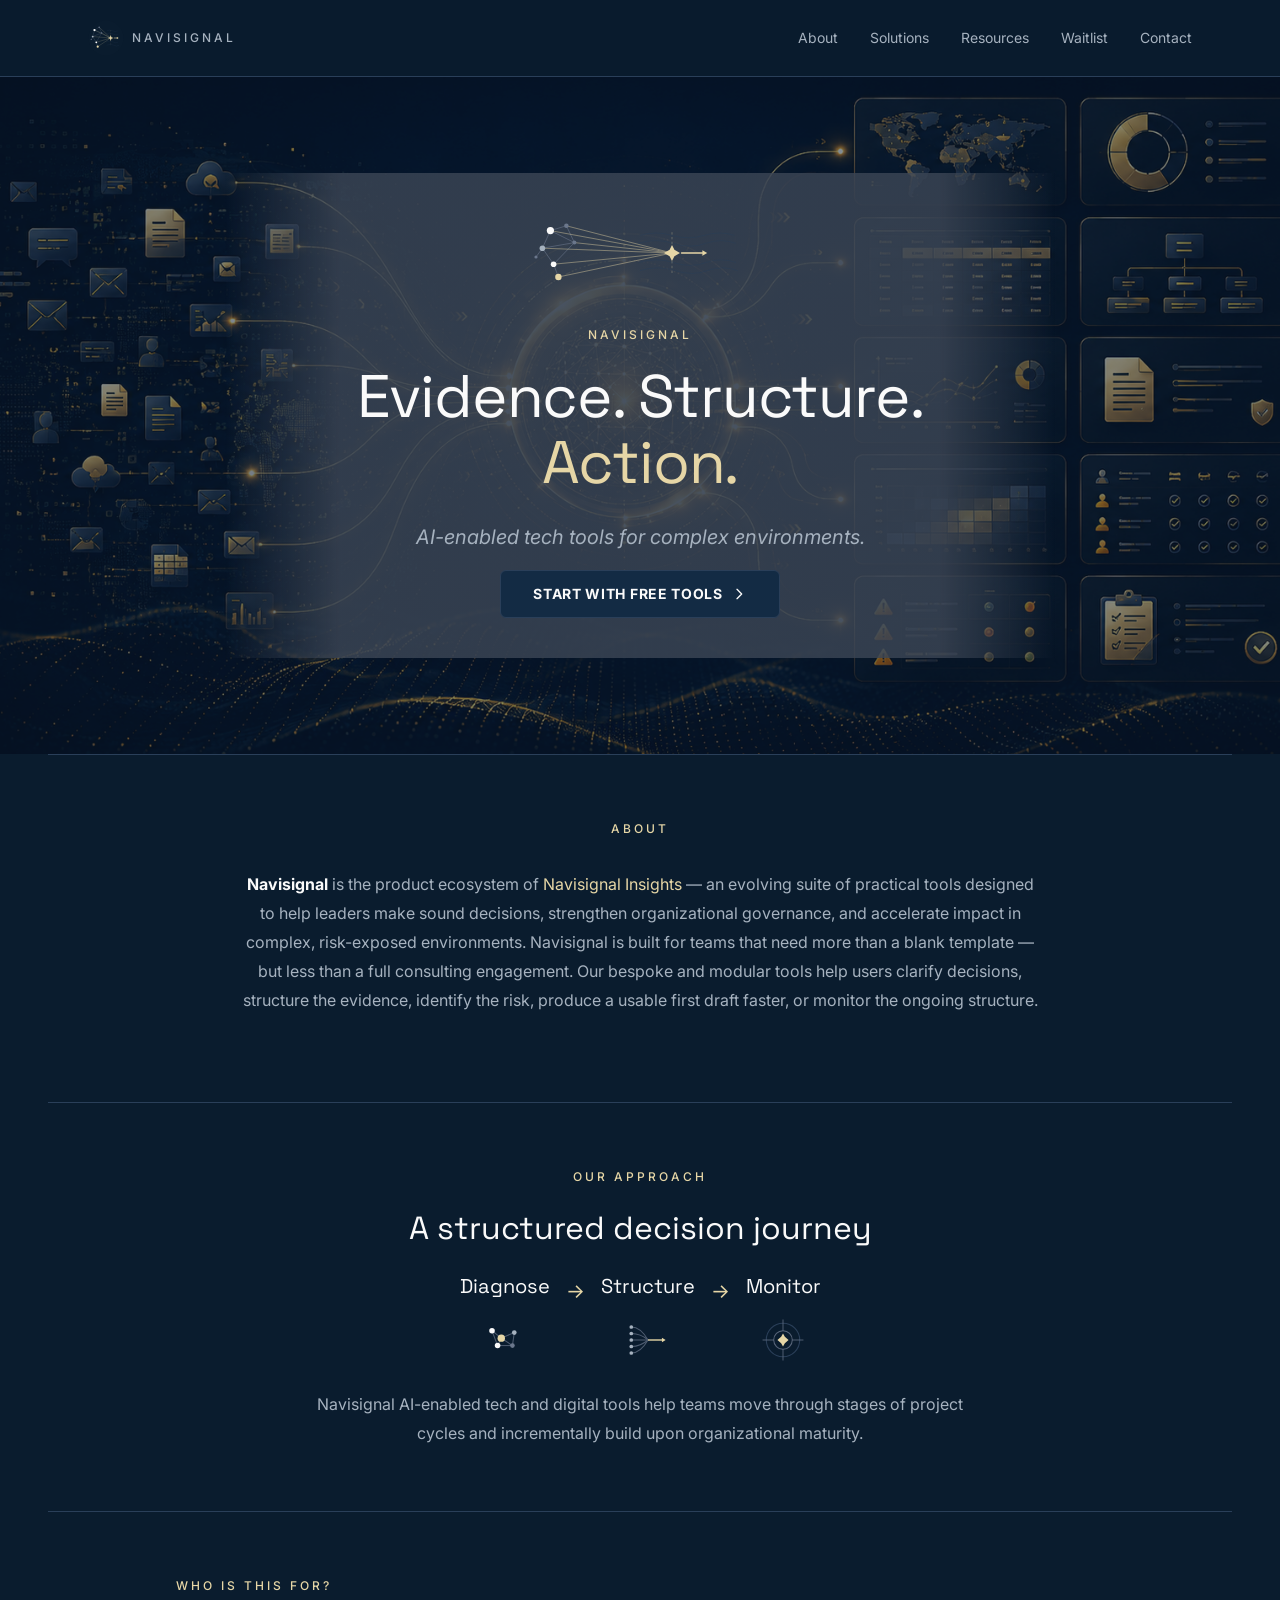
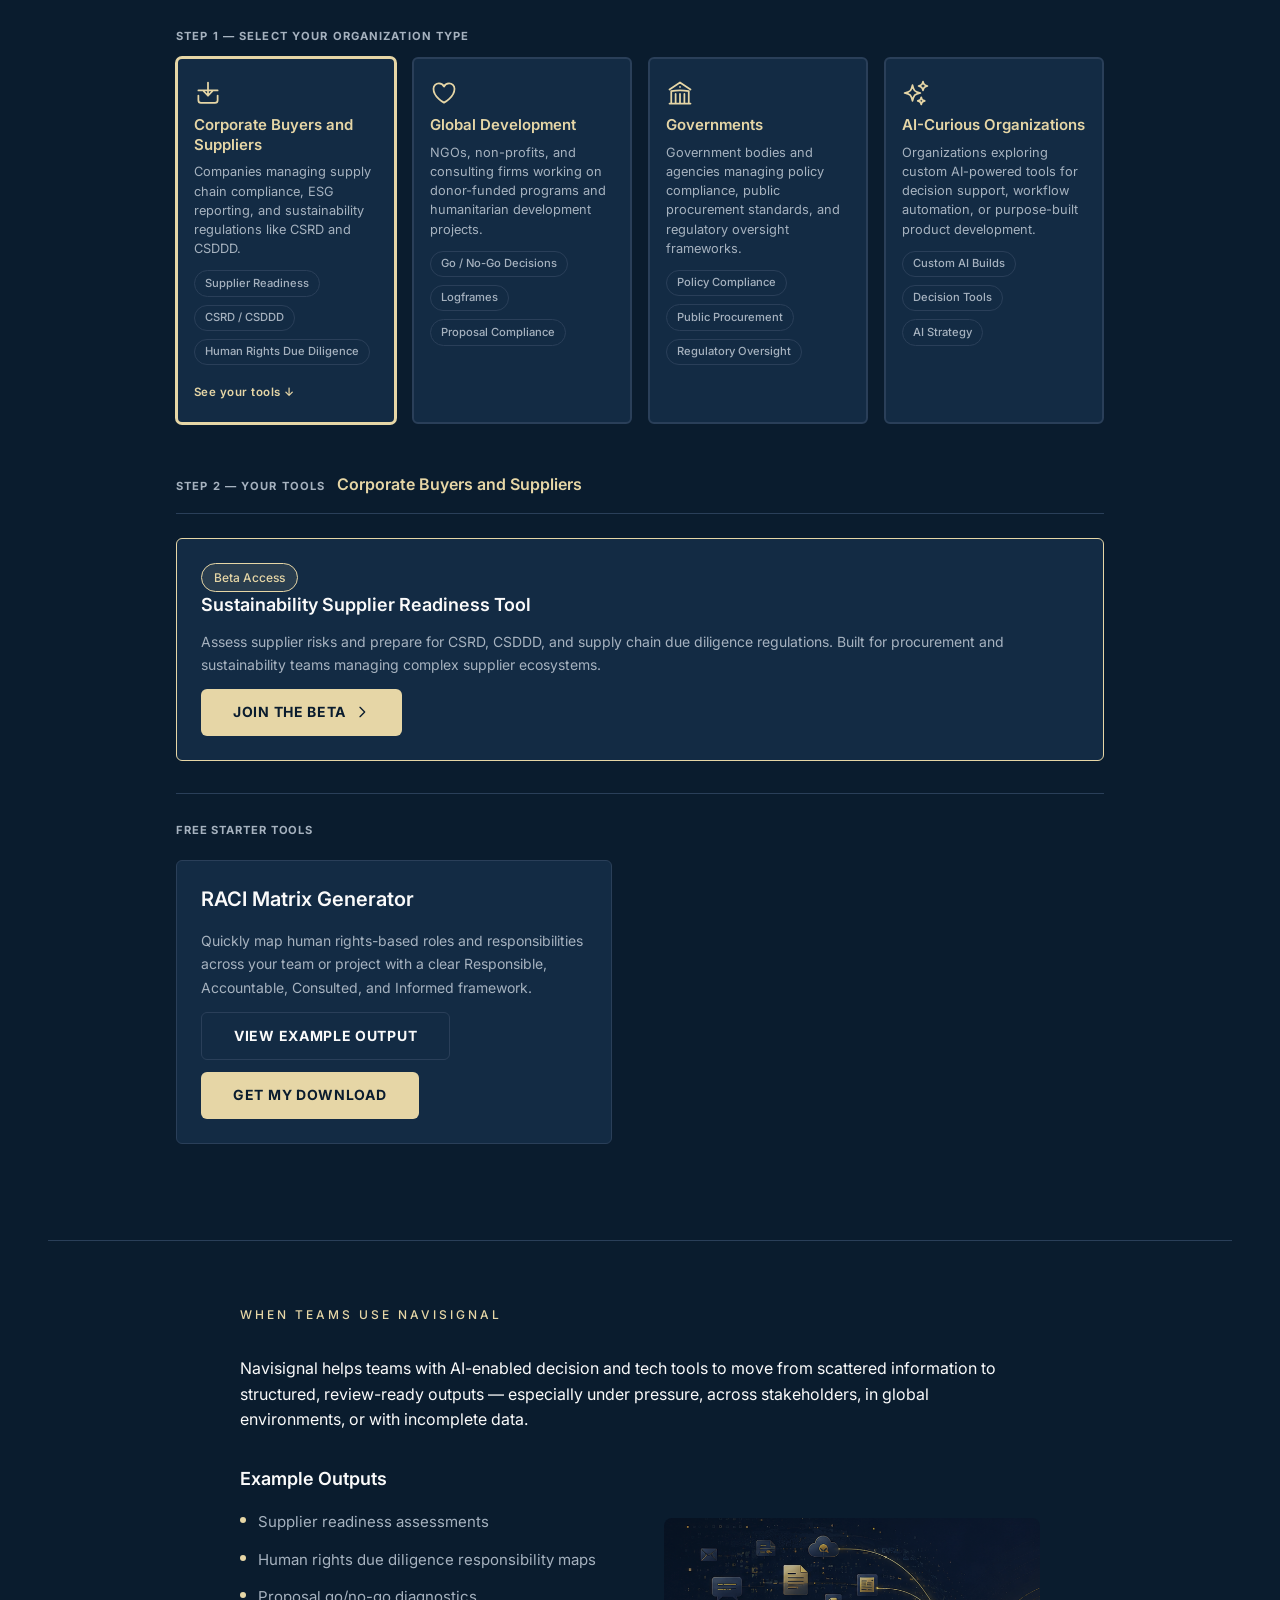
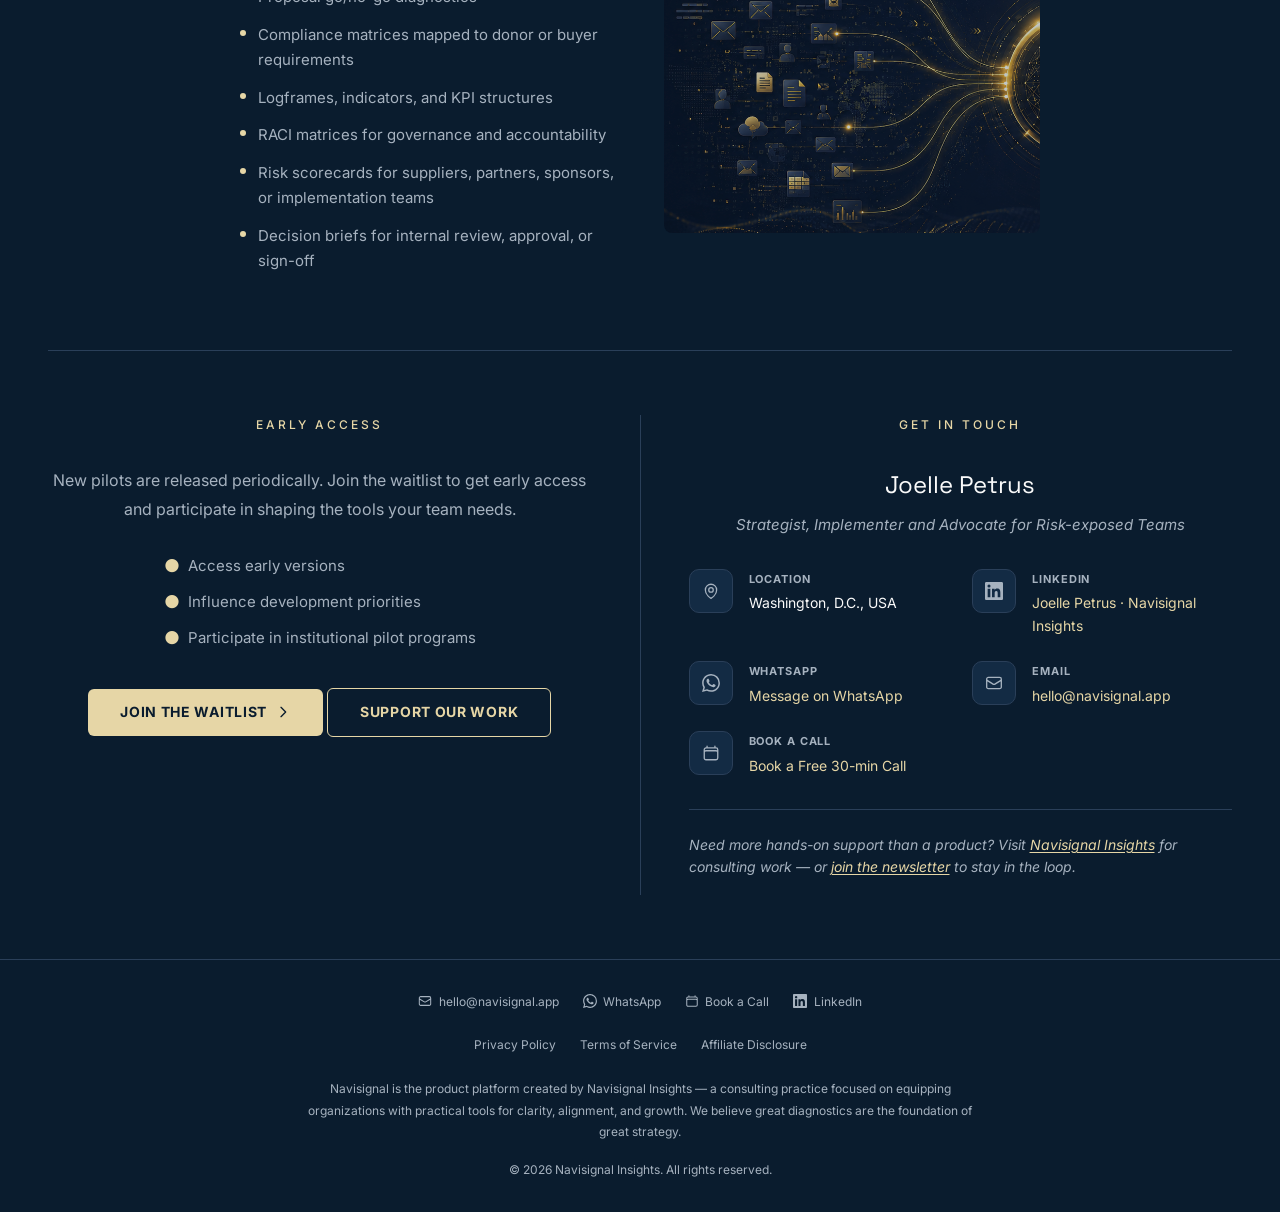
<file: index.html>
<!DOCTYPE html>
<html lang="en">
<head>
  <meta charset="UTF-8" />
  <meta name="viewport" content="width=device-width, initial-scale=1.0" />
  <title>Navisignal — Evidence. Structure. Action.</title>
  <meta name="description" content="Structured decision tools for complex environments. Navisignal is the product ecosystem of Navisignal Insights." />
  <link rel="canonical" href="https://navisignal.app/" />
  <link rel="icon" type="image/svg+xml" href="favicon.svg" />

  <!-- Open Graph -->
  <meta property="og:type" content="website" />
  <meta property="og:url" content="https://navisignal.app/" />
  <meta property="og:title" content="Navisignal — Evidence. Structure. Action." />
  <meta property="og:description" content="AI-enabled decision and tech tools for complex environments. Built for corporate, humanitarian, government, and AI-curious teams." />
  <meta property="og:image" content="https://navisignal.app/assets/More%20Complex%20navisignal.app%20background.png" />
  <meta property="og:site_name" content="Navisignal" />

  <!-- Twitter Card -->
  <meta name="twitter:card" content="summary_large_image" />
  <meta name="twitter:title" content="Navisignal — Evidence. Structure. Action." />
  <meta name="twitter:description" content="AI-enabled decision and tech tools for complex environments. Built for corporate, humanitarian, government, and AI-curious teams." />
  <meta name="twitter:image" content="https://navisignal.app/assets/More%20Complex%20navisignal.app%20background.png" />
  <link rel="preconnect" href="https://fonts.googleapis.com" />
  <link rel="preconnect" href="https://fonts.gstatic.com" crossorigin />
  <link href="https://fonts.googleapis.com/css2?family=Space+Grotesk:wght@400;500;600;700&family=Inter:ital,wght@0,400;0,500;0,700;1,400&display=swap" rel="stylesheet" />
  <script src="https://assets.lemonsqueezy.com/lemon.js" defer></script>

<style>
/* === Reset & Base === */
*, *::before, *::after {
  box-sizing: border-box;
  margin: 0;
  padding: 0;
}

[hidden] { display: none !important; }

:root {
  --background: #0A1C2E;
  --foreground: #fafafa;
  --card: #132B44;
  --border: #2A3F59;
  --muted-foreground: #A6B2BF;
  --primary: #E6D6A6;
  --primary-hover: #d4c48e;
  --primary-10: rgba(230, 214, 166, 0.1);
  --gold: #E6D6A6;
  --radius: 6px;
}

html {
  scroll-behavior: smooth;
}

body {
  font-family: 'Inter', -apple-system, BlinkMacSystemFont, "Segoe UI", Roboto, "Helvetica Neue", Arial, sans-serif;
  background: var(--background);
  color: var(--foreground);
  line-height: 1.6;
  -webkit-font-smoothing: antialiased;
}

a {
  text-decoration: none;
  color: inherit;
}

ul {
  list-style: none;
}

/* === Header === */
.site-header {
  position: sticky;
  top: 0;
  z-index: 50;
  border-bottom: 1px solid var(--border);
  background: rgba(10, 28, 46, 0.95);
  backdrop-filter: blur(12px);
}

.header-inner {
  max-width: 72rem;
  margin: 0 auto;
  display: flex;
  align-items: center;
  justify-content: space-between;
  padding: 1.25rem 1.5rem;
}

.logo {
  display: inline-flex;
  align-items: center;
  gap: 0.5rem;
  font-size: 0.75rem;
  font-weight: 500;
  text-transform: uppercase;
  letter-spacing: 3px;
  color: var(--muted-foreground);
}

.logo-icon {
  width: 36px;
  height: 36px;
}

.nav-links {
  display: flex;
  align-items: center;
  gap: 2rem;
}

.nav-links a {
  font-size: 0.875rem;
  color: var(--muted-foreground);
  transition: color 0.2s;
}

.nav-links a:hover {
  color: var(--foreground);
}

/* Mobile nav toggle */
.mobile-toggle {
  display: none;
  background: none;
  border: none;
  color: var(--foreground);
  cursor: pointer;
  padding: 0.5rem;
}

.mobile-toggle svg {
  width: 24px;
  height: 24px;
}

/* Mobile nav overlay */
.mobile-nav {
  display: none;
  position: fixed;
  inset: 0;
  z-index: 100;
  background: rgba(0, 0, 0, 0.6);
}

.mobile-nav.open {
  display: block;
}

.mobile-nav-panel {
  position: absolute;
  right: 0;
  top: 0;
  bottom: 0;
  width: 280px;
  background: var(--background);
  border-left: 1px solid var(--border);
  padding: 4rem 2rem 2rem;
  display: flex;
  flex-direction: column;
  gap: 1.5rem;
}

.mobile-nav-panel a {
  font-size: 1.125rem;
  color: var(--muted-foreground);
  transition: color 0.2s;
}

.mobile-nav-panel a:hover {
  color: var(--foreground);
}

.mobile-nav-close {
  position: absolute;
  top: 1.25rem;
  right: 1.25rem;
  background: none;
  border: none;
  color: var(--foreground);
  cursor: pointer;
  padding: 0.5rem;
}

.mobile-nav-close svg {
  width: 24px;
  height: 24px;
}

/* Nav dropdowns */
.nav-dropdown {
  position: relative;
}

.nav-dropdown-trigger {
  cursor: pointer;
}

.nav-dropdown-menu {
  display: none;
  position: absolute;
  top: 100%;
  left: 50%;
  transform: translateX(-50%);
  padding-top: 0.75rem;
  min-width: 200px;
  z-index: 60;
}

.nav-dropdown-menu-inner {
  background: var(--card);
  border: 1px solid var(--border);
  border-radius: var(--radius);
  padding: 0.5rem 0;
}

.nav-dropdown:hover .nav-dropdown-menu {
  display: block;
}

.nav-dropdown-menu-inner a {
  display: block;
  padding: 0.5rem 1.25rem;
  font-size: 0.8125rem;
  color: var(--muted-foreground);
  transition: color 0.2s, background 0.2s;
}

.nav-dropdown-menu-inner a:hover {
  color: var(--foreground);
  background: var(--primary-10);
}

/* Mobile nav labels */
.mobile-nav-label {
  font-size: 0.75rem;
  font-weight: 500;
  text-transform: uppercase;
  letter-spacing: 2px;
  color: var(--primary);
  margin-top: 0.5rem;
}

@media (max-width: 768px) {
  .nav-links {
    display: none;
  }
  .mobile-toggle {
    display: block;
  }
}

/* === Hero === */
.hero {
  padding: 4rem 1.5rem;
  text-align: center;
  position: relative;
  overflow: hidden;
  isolation: isolate;
  transform: translateZ(0);
}

.hero::before {
  content: '';
  position: absolute;
  inset: -5%;
  background: url('assets/More Complex navisignal.app background.png') center center / cover no-repeat;
  opacity: 0.5;
  z-index: 0;
}

.hero > * {
  position: relative;
  z-index: 1;
}

.hero-text-panel {
  max-width: 52rem;
  margin: 0 auto;
  padding: 2.5rem 1.5rem;
  background: linear-gradient(
    to right,
    transparent 0%,
    rgba(60, 70, 85, 0.82) 14%,
    rgba(60, 70, 85, 0.82) 86%,
    transparent 100%
  );
  position: relative;
  z-index: 1;
}

.hero-compass {
  margin-bottom: 1.5rem;
}

.hero-tag {
  margin-bottom: 1.25rem;
  font-size: 0.75rem;
  font-weight: 500;
  text-transform: uppercase;
  letter-spacing: 3px;
  color: var(--primary);
}

.hero h1 {
  max-width: 48rem;
  margin: 0 auto 1.5rem;
  font-family: 'Space Grotesk', serif;
  font-size: 2.5rem;
  font-weight: 400;
  line-height: 1.1;
  letter-spacing: -0.02em;
}

.hero h1 .accent {
  color: var(--primary);
}

.hero .subtitle {
  max-width: 36rem;
  margin: 0 auto 1rem;
  font-size: 1.125rem;
  font-style: italic;
  line-height: 1.7;
  color: var(--muted-foreground);
}

.hero .hero-support {
  max-width: 40rem;
  margin: 0 auto 2.5rem;
  font-size: 1rem;
  line-height: 1.7;
  color: var(--muted-foreground);
}

/* Hero main CTA centered below anchors */
.hero-cta {
  text-align: center;
}

@media (min-width: 768px) {
  .hero {
    padding: 5rem 1.5rem;
  }
  .hero h1 {
    font-size: 3.75rem;
  }
  .hero .subtitle {
    font-size: 1.25rem;
  }
}

@media (min-width: 1024px) {
  .hero {
    padding: 6rem 1.5rem;
  }
}

/* === Buttons === */
.btn {
  display: inline-flex;
  align-items: center;
  gap: 0.5rem;
  padding: 0.75rem 2rem;
  font-family: 'Inter', sans-serif;
  font-size: 0.875rem;
  font-weight: 700;
  text-transform: uppercase;
  letter-spacing: 0.05em;
  border-radius: var(--radius);
  border: none;
  cursor: pointer;
  transition: background 0.2s, color 0.2s, border-color 0.2s;
}

.btn-primary {
  background: var(--primary);
  color: var(--background);
}

.btn-primary:hover {
  background: var(--primary-hover);
}

.btn-dark {
  background: var(--card);
  color: var(--foreground);
  border: 1px solid var(--border);
}

.btn-outline-gold {
  background: transparent;
  color: var(--primary);
  border: 1.5px solid var(--primary);
}

.btn-outline-gold:hover {
  background: var(--primary-10);
}

.btn-dark:hover {
  border-color: var(--foreground);
}

.btn-outline {
  background: transparent;
  color: var(--foreground);
  border: 1px solid var(--border);
}

.btn-outline:hover {
  border-color: var(--primary);
  color: var(--primary);
}

.btn svg {
  width: 16px;
  height: 16px;
  flex-shrink: 0;
}

/* === Divider === */
.divider {
  border: none;
  border-top: 1px solid var(--border);
  margin: 0 1.5rem;
}

@media (min-width: 768px) {
  .divider {
    margin: 0 3rem;
  }
}

/* === Sections === */
.section {
  max-width: 56rem;
  margin: 0 auto;
  padding: 3rem 1.5rem;
}

.section-tag {
  margin-bottom: 2rem;
  font-size: 0.75rem;
  font-weight: 500;
  text-transform: uppercase;
  letter-spacing: 3px;
  color: var(--primary);
}

.section p.body {
  margin-bottom: 1.5rem;
  font-size: 1rem;
  line-height: 1.8;
  color: var(--muted-foreground);
}

.section p.body strong {
  color: var(--foreground);
}

.section p.body a {
  color: var(--primary);
}

.section p.body a:hover {
  text-decoration: underline;
}

@media (min-width: 768px) {
  .section {
    padding: 4rem 3rem;
  }
}

/* === Section headings === */
.section-heading {
  font-family: 'Space Grotesk', serif;
  font-size: 1.75rem;
  font-weight: 400;
  margin-bottom: 1.25rem;
  color: var(--foreground);
}

@media (min-width: 768px) {
  .section-heading {
    font-size: 2rem;
  }
}

/* === Cards === */
.card {
  border: 1px solid var(--border);
  border-radius: var(--radius);
  background: var(--card);
  padding: 1.5rem;
  transition: border-color 0.2s;
}

.card:hover {
  border-color: var(--primary);
}

.card h3 {
  font-size: 1.125rem;
  font-weight: 600;
  line-height: 1.4;
  margin-bottom: 0.75rem;
}

.card p {
  font-size: 0.875rem;
  line-height: 1.7;
  color: var(--muted-foreground);
  margin-bottom: 0.75rem;
}

.badge {
  display: inline-block;
  padding: 0.25rem 0.75rem;
  font-size: 0.75rem;
  font-weight: 500;
  border: 1px solid var(--primary);
  border-radius: 9999px;
  color: var(--primary);
}

.badge--beta {
  background: var(--primary-10);
}

.card--flagship {
  border-color: var(--gold);
  margin-bottom: 2rem;
}

.free-tools-label {
  font-size: 0.7rem;
  font-weight: 700;
  text-transform: uppercase;
  letter-spacing: 0.08em;
  color: var(--muted-foreground);
  margin: 0 0 1.25rem;
  padding-top: 1.75rem;
  border-top: 1px solid var(--border);
}

.btn-custom-build {
  display: inline-block;
  margin-top: 0.5rem;
  padding: 0.25rem 0.75rem;
  font-size: 0.75rem;
  font-weight: 600;
  border-radius: 9999px;
  background: var(--primary);
  color: var(--background);
  text-decoration: none;
  border: none;
  cursor: pointer;
}

/* === Free Tools grid (within About) === */
.free-tool-grid {
  max-width: 56rem;
  display: grid;
  gap: 1.5rem;
}

@media (min-width: 640px) {
  .free-tool-grid {
    grid-template-columns: repeat(2, 1fr);
  }
}

.free-tool-card {
  text-align: left;
}

.free-tool-card h3 {
  font-size: 1.25rem;
  font-weight: 600;
  margin-bottom: 1rem;
}

.free-tool-card-actions {
  display: flex;
  flex-wrap: wrap;
  gap: 0.75rem;
  margin-top: auto;
}

/* === Free tools intro line === */
.free-tools-intro {
  max-width: 42rem;
  margin-bottom: 1.25rem;
  font-size: 1rem;
  line-height: 1.8;
  color: var(--primary);
  font-style: italic;
}

/* === Combined Audience + Journey Section === */
.audience-journey-section {
  max-width: 56rem;
  margin: 0 auto;
  padding: 3rem 1.5rem;
  text-align: center;
}

@media (min-width: 768px) {
  .audience-journey-section {
    padding: 4rem 3rem;
  }
}

.audience-journey-section .section-tag {
  margin-bottom: 1rem;
}


/* === Audience Self-Select Cards === */
.audience-wizard {
  max-width: 80rem;
  margin: 0 auto 3rem;
  text-align: center;
}

.wizard-question {
  font-size: 1.25rem;
  font-weight: 600;
  color: var(--foreground);
  margin-bottom: 1.5rem;
}

.wizard-options {
  display: grid;
  gap: 1rem;
  grid-template-columns: repeat(4, 1fr);
}

@media (max-width: 900px) {
  .wizard-options {
    grid-template-columns: repeat(2, 1fr);
  }
}

@media (max-width: 540px) {
  .wizard-options {
    grid-template-columns: 1fr;
  }
}

.wizard-option {
  border: 2px solid var(--border);
  border-radius: var(--radius);
  background: var(--card);
  padding: 1.25rem 1rem;
  cursor: pointer;
  transition: border-color 0.3s, box-shadow 0.3s, transform 0.2s;
  text-align: left;
  display: flex;
  flex-direction: column;
  gap: 0.5rem;
}

.wizard-option:hover {
  border-color: var(--gold);
  transform: translateY(-2px);
}

.wizard-option.selected {
  border-color: var(--gold);
  box-shadow: 0 0 0 1px var(--gold);
}

.wizard-option-cta {
  display: none;
  font-size: 0.72rem;
  font-weight: 600;
  letter-spacing: 0.04em;
  color: var(--primary);
  margin-top: auto;
  padding-top: 0.625rem;
}

.wizard-option.selected .wizard-option-cta {
  display: block;
}

.wizard-step-label {
  font-size: 0.7rem;
  font-weight: 700;
  text-transform: uppercase;
  letter-spacing: 0.1em;
  color: var(--muted-foreground);
  margin-bottom: 0.75rem;
  text-align: left;
}

.solutions-panel-header {
  display: flex;
  align-items: baseline;
  gap: 0.75rem;
  margin: 2rem 0 1.5rem;
  padding-bottom: 1rem;
  border-bottom: 1px solid var(--border);
}

.solutions-panel-step {
  font-size: 0.7rem;
  font-weight: 700;
  text-transform: uppercase;
  letter-spacing: 0.1em;
  color: var(--muted-foreground);
  white-space: nowrap;
}

.solutions-panel-name {
  font-size: 1rem;
  font-weight: 600;
  color: var(--primary);
}

.wizard-option-icon {
  width: 1.75rem;
  height: 1.75rem;
  color: var(--gold);
}

.wizard-option h3 {
  font-size: 0.9375rem;
  font-weight: 600;
  color: var(--primary);
  line-height: 1.3;
}

.wizard-option p {
  font-size: 0.8rem;
  color: var(--muted-foreground);
  line-height: 1.5;
}

.wizard-option-tags {
  display: flex;
  flex-wrap: wrap;
  gap: 0.5rem;
  margin-top: 0.25rem;
}

.wizard-option-tag {
  display: inline-block;
  padding: 0.2rem 0.625rem;
  font-size: 0.7rem;
  font-weight: 500;
  border: 1px solid var(--border);
  border-radius: 9999px;
  color: var(--muted-foreground);
}

/* === Decision Journey (within combined section) === */
.journey-subsection {
  text-align: center;
}

.journey-subsection .section-heading {
  margin-bottom: 1rem;
}

.lifecycle-phases {
  display: flex;
  justify-content: center;
  align-items: center;
  gap: 0;
  flex-wrap: wrap;
  margin: 0 auto 1.5rem;
  max-width: 36rem;
}

.phase-item {
  display: flex;
  flex-direction: column;
  align-items: center;
  gap: 0.75rem;
}

.phase-label {
  font-family: 'Space Grotesk', serif;
  font-size: 1.25rem;
  color: var(--foreground);
  white-space: nowrap;
}

.phase-arrow {
  margin: 0 1rem;
  color: var(--primary);
  font-size: 1.25rem;
  flex-shrink: 0;
  align-self: flex-start;
  padding-top: 0.35rem;
}

@media (max-width: 480px) {
  .lifecycle-phases {
    flex-direction: column;
    gap: 0.75rem;
  }
  .phase-arrow {
    transform: rotate(90deg);
    margin: 0;
  }
}

.journey-support {
  max-width: 42rem;
  margin: 0 auto;
  font-size: 1rem;
  line-height: 1.8;
  color: var(--muted-foreground);
}

/* === Solutions Accordions === */
.solutions-section {
  max-width: 64rem;
  margin: 0 auto;
  padding: 3rem 1.5rem;
}

@media (min-width: 768px) {
  .solutions-section {
    padding: 4rem 3rem;
  }
}

.solutions-tabs {
  display: flex;
  gap: 0.5rem;
  margin-bottom: 2rem;
  flex-wrap: wrap;
}

.solutions-tab {
  padding: 0.5rem 1.25rem;
  font-family: 'Inter', sans-serif;
  font-size: 0.8125rem;
  font-weight: 600;
  letter-spacing: 0.03em;
  border: 1px solid var(--primary);
  border-radius: var(--radius);
  background: transparent;
  color: var(--primary);
  cursor: pointer;
  transition: background 0.2s, color 0.2s;
}

.solutions-tab:hover {
  background: var(--primary-10);
}

.solutions-tab.active {
  background: var(--primary);
  color: var(--background);
}

.solutions-view {
  display: none;
}

.solutions-view.active {
  display: block;
}

.free-tools-in-solutions {
  margin-bottom: 2rem;
}

/*
.solution-accordion {
  border: 1px solid var(--border);
  border-radius: var(--radius);
  margin-bottom: 0.75rem;
  overflow: hidden;
}
*/
/* Accordion dropdowns hidden — show cards flat until ready */
.solution-accordion {
  border: none;
  margin-bottom: 1.5rem;
  overflow: visible;
}

.solution-accordion-trigger {
  display: none; /* hidden until accordion UI is re-enabled */
  width: 100%;
  align-items: center;
  justify-content: space-between;
  padding: 1rem 1.25rem;
  font-family: 'Inter', sans-serif;
  font-size: 1rem;
  font-weight: 600;
  color: var(--foreground);
  background: var(--card);
  border: none;
  cursor: pointer;
  transition: color 0.2s;
  text-align: left;
}

.solution-accordion-trigger:hover {
  color: var(--primary);
}

.solution-accordion-trigger svg {
  width: 18px;
  height: 18px;
  flex-shrink: 0;
  transition: transform 0.25s;
  color: var(--muted-foreground);
}

.solution-accordion.open .solution-accordion-trigger svg {
  transform: rotate(180deg);
}

.solution-accordion-panel {
  display: block !important;
  max-height: none !important;
  overflow: visible !important;
  background: var(--background);
}

.solution-accordion-panel-inner {
  padding: 1.25rem;
}

.solution-accordion-desc {
  font-size: 0.875rem;
  line-height: 1.7;
  color: var(--muted-foreground);
  margin-bottom: 1.25rem;
  max-width: 42rem;
}

.solution-card-grid {
  display: grid;
  gap: 1.25rem;
}

@media (min-width: 640px) {
  .solution-card-grid {
    grid-template-columns: repeat(2, 1fr);
  }
}

@media (min-width: 1024px) {
  .solution-card-grid {
    grid-template-columns: repeat(3, 1fr);
  }
}

/* === Placeholder card === */
.card--placeholder {
  border-style: dashed;
  opacity: 0.6;
}

/* === Credibility Section === */
.credibility-grid {
  display: grid;
  gap: 3rem;
  max-width: 64rem;
  margin: 0 auto;
  align-items: center;
}

@media (min-width: 768px) {
  .credibility-grid {
    grid-template-columns: 1fr 1fr;
  }
}

.credibility-image {
  display: flex;
  align-items: center;
  justify-content: center;
}

.credibility-image img {
  width: 100%;
  max-width: 504px;
  opacity: 0.75;
  border-radius: 0.5rem;
}

.credibility-grid h3 {
  font-size: 1.125rem;
  font-weight: 600;
  margin-bottom: 1rem;
}

.credibility-grid li {
  display: flex;
  gap: 0.75rem;
  font-size: 0.9375rem;
  line-height: 1.7;
  color: var(--muted-foreground);
  margin-bottom: 0.75rem;
}

.bullet {
  margin-top: 0.5rem;
  width: 6px;
  height: 6px;
  border-radius: 50%;
  background: var(--primary);
  flex-shrink: 0;
}

/* === Resource card === */
.resource-card {
  position: relative;
  max-width: 56rem;
  margin: 0 auto 2rem;
  border: 1px solid var(--border);
  border-radius: var(--radius);
  background: var(--card);
  padding: 1.5rem 2rem 2.5rem;
  text-align: left;
}

.resource-card h3 {
  font-size: 1.125rem;
  font-weight: 600;
  margin-bottom: 0.75rem;
}

.resource-card p {
  font-size: 0.875rem;
  line-height: 1.7;
  color: var(--muted-foreground);
  margin-bottom: 1rem;
}

.affiliate-link-wrapper {
  display: flex;
  align-items: center;
  gap: 1rem;
  flex-wrap: wrap;
}

.affiliate-tag {
  position: absolute;
  bottom: 0.75rem;
  right: 1.25rem;
  font-size: 9.5pt;
  color: var(--muted-foreground);
  opacity: 0.7;
  text-decoration: none;
}

.affiliate-tag:hover {
  text-decoration: underline;
  opacity: 1;
}

/* === Waitlist / Early Access === */
.section-centered {
  padding: 3rem 1.5rem;
  text-align: center;
}

@media (min-width: 768px) {
  .section-centered {
    padding: 4rem 1.5rem;
  }
}

.section-centered .section-tag {
  margin-bottom: 2rem;
}

.waitlist-section {
  max-width: 560px;
  margin: 0 auto;
  text-align: center;
}

.waitlist-section .body {
  font-size: 1rem;
  line-height: 1.8;
  color: var(--muted-foreground);
  margin-bottom: 1.5rem;
}

.waitlist-perks {
  list-style: none;
  padding: 0;
  margin: 0 auto 2rem;
  text-align: left;
  display: table;
}

.waitlist-perks li {
  padding: 0.25rem 0;
  display: flex;
  align-items: center;
  gap: 0.5rem;
  font-size: 0.9375rem;
  color: var(--muted-foreground);
}

.waitlist-perks li span {
  color: var(--primary);
  font-size: 1.1rem;
}

/* === Waitlist + Contact two-column row === */
.waitlist-contact-row {
  display: grid;
  grid-template-columns: 1fr 1px 1fr;
  align-items: start;
  max-width: 80rem;
  margin: 0 auto;
  padding: 4rem 3rem;
  gap: 0 3rem;
}

.waitlist-col {
  padding: 0;
}

/* Remove padding on both columns inside the two-column row so section-tags align */
.waitlist-contact-row .section-centered,
.waitlist-contact-row .contact {
  padding: 0;
}

.col-divider {
  background: var(--border);
  align-self: stretch;
}

@media (max-width: 900px) {
  .waitlist-contact-row {
    grid-template-columns: 1fr;
    padding: 3rem 1.5rem;
    gap: 0;
  }
  .col-divider {
    height: 1px;
    width: 100%;
    margin: 2.5rem 0;
    background: var(--border);
    align-self: auto;
  }
}

/* === Contact === */
.contact {
  text-align: center;
  padding-top: 0;
}

.contact h2 {
  font-family: 'Space Grotesk', serif;
  font-size: 1.5rem;
  font-weight: 400;
  margin-bottom: 0.5rem;
}

.contact .role {
  font-size: 0.9375rem;
  font-style: italic;
  color: var(--muted-foreground);
  margin-bottom: 2rem;
}

.contact-grid {
  display: grid;
  grid-template-columns: repeat(2, 1fr);
  gap: 1.5rem;
  max-width: 44rem;
  margin: 0 auto;
  text-align: left;
}

@media (max-width: 540px) {
  .contact-grid {
    grid-template-columns: 1fr;
  }
}

.contact-tile {
  display: flex;
  align-items: flex-start;
  gap: 1rem;
}

.contact-tile-icon {
  width: 2.75rem;
  height: 2.75rem;
  border-radius: 10px;
  background: var(--card);
  border: 1px solid var(--border);
  display: flex;
  align-items: center;
  justify-content: center;
  flex-shrink: 0;
  color: var(--muted-foreground);
}

.contact-tile-body {
  display: flex;
  flex-direction: column;
  gap: 0.25rem;
  padding-top: 0.125rem;
}

.contact-tile-label {
  font-size: 0.6875rem;
  font-weight: 700;
  letter-spacing: 0.08em;
  text-transform: uppercase;
  color: var(--muted-foreground);
}

.contact-tile-value {
  font-size: 0.875rem;
  color: var(--foreground);
}

a.contact-tile-value {
  color: var(--primary);
  transition: color 0.2s;
}

a.contact-tile-value:hover {
  color: var(--primary-hover);
}

@media (min-width: 768px) {
  .contact {
    padding: 4rem 1.5rem;
  }
}

/* === Consulting nudge === */
.consulting-nudge {
  margin-top: 2rem;
  padding-top: 1.5rem;
  border-top: 1px solid var(--border);
  text-align: left;
}

.consulting-nudge p {
  font-size: 0.875rem;
  color: var(--muted-foreground);
  font-style: italic;
  line-height: 1.6;
  margin-bottom: 1rem;
}

.consulting-nudge a {
  color: var(--primary);
  text-decoration: underline;
  text-underline-offset: 2px;
}

/* === Footer === */
.site-footer {
  border-top: 1px solid var(--border);
  padding: 2rem 1.5rem;
  text-align: center;
}

.footer-contact {
  display: flex;
  justify-content: center;
  align-items: center;
  gap: 1.5rem;
  flex-wrap: wrap;
  margin-bottom: 1.5rem;
}

.footer-contact a {
  display: flex;
  align-items: center;
  gap: 0.4rem;
  font-size: 0.75rem;
  color: var(--muted-foreground);
  transition: color 0.2s;
}

.footer-contact a:hover {
  color: var(--primary);
}

.site-footer p {
  max-width: 42rem;
  margin: 0 auto;
  font-size: 0.75rem;
  line-height: 1.8;
  color: var(--muted-foreground);
}

.site-footer .copyright {
  margin-top: 1rem;
}

.footer-links {
  display: flex;
  justify-content: center;
  gap: 1.5rem;
  margin-bottom: 1.5rem;
  flex-wrap: wrap;
}

.footer-links a {
  font-size: 0.75rem;
  color: var(--muted-foreground);
  transition: color 0.2s;
}

.footer-links a:hover {
  color: var(--primary);
}

/* === Lemon Squeezy Buy Buttons === */
.card .lemonsqueezy-button {
  margin-bottom: 0.75rem;
  font-size: 0.8125rem;
  padding: 0.5rem 1.5rem;
}

/* === Mobile Responsive Fixes === */
@media (max-width: 640px) {

  /* Hero panel: solid background on narrow screens instead of fading gradient */
  .hero-text-panel {
    background: rgba(60, 70, 85, 0.82);
    padding: 2rem 1.25rem;
    border-radius: 0.25rem;
  }

  /* Scale down compass SVG on small screens */
  .hero-compass svg {
    width: 160px;
    height: 57px;
  }

  /* Hero heading readable on phones */
  .hero h1 {
    font-size: 2rem;
  }

  /* Stack free tool card buttons on very small screens */
  .free-tool-card-actions {
    flex-direction: column;
  }
  .free-tool-card-actions .btn {
    width: 100%;
    justify-content: center;
  }

  /* Hide planet image on mobile — list gets full width */
  .credibility-image {
    display: none;
  }

  /* Flagship card buttons full-width */
  .card--flagship .btn {
    width: 100%;
    justify-content: center;
  }

  /* Reduce section padding on mobile */
  .section {
    padding: 2.5rem 1.25rem;
  }

  /* Footer: stack links vertically on small screens */
  .footer-links {
    flex-direction: column;
    align-items: center;
    gap: 0.75rem;
  }

  /* Waitlist perks list readable */
  .waitlist-perks li {
    font-size: 0.875rem;
  }
}

/* iOS safe area for sticky header */
@supports (padding-top: env(safe-area-inset-top)) {
  .site-header {
    padding-top: env(safe-area-inset-top);
  }
}
</style>

</head>
<body>

  <!-- Header -->
  <header class="site-header">
    <div class="header-inner">
      <span class="logo">
        <img src="favicon.svg" alt="" class="logo-icon" />
        Navisignal
      </span>

      <nav class="nav-links">
        <a href="#about">About</a>
        <div class="nav-dropdown">
          <a href="#solutions" class="nav-dropdown-trigger">Solutions</a>
          <div class="nav-dropdown-menu">
            <div class="nav-dropdown-menu-inner">
              <a href="#solutions" onclick="selectAudience('corporate')">Corporate Buyers and Suppliers</a>
              <a href="#solutions" onclick="selectAudience('humanitarian')">Global Development</a>
              <a href="#solutions" onclick="selectAudience('government')">Governments</a>
              <a href="#solutions" onclick="selectAudience('ai')">AI-Curious Organizations</a>
            </div>
          </div>
        </div>
        <div class="nav-dropdown">
          <a href="free-tools.html" class="nav-dropdown-trigger">Resources</a>
          <div class="nav-dropdown-menu">
            <div class="nav-dropdown-menu-inner">
              <a href="free-tools.html">Free Digital Tools</a>
              <a href="resources.html">Partner Resources</a>
            </div>
          </div>
        </div>
        <a href="#waitlist">Waitlist</a>
        <a href="#contact">Contact</a>
      </nav>

      <button class="mobile-toggle" aria-label="Open menu" onclick="document.getElementById('mobile-nav').classList.add('open')">
        <svg xmlns="http://www.w3.org/2000/svg" fill="none" viewBox="0 0 24 24" stroke="currentColor" stroke-width="2"><path stroke-linecap="round" stroke-linejoin="round" d="M4 6h16M4 12h16M4 18h16"/></svg>
      </button>
    </div>
  </header>

  <!-- Mobile nav -->
  <div id="mobile-nav" class="mobile-nav" onclick="this.classList.remove('open')">
    <div class="mobile-nav-panel" onclick="event.stopPropagation()">
      <button class="mobile-nav-close" aria-label="Close menu" onclick="document.getElementById('mobile-nav').classList.remove('open')">
        <svg xmlns="http://www.w3.org/2000/svg" fill="none" viewBox="0 0 24 24" stroke="currentColor" stroke-width="2"><path stroke-linecap="round" stroke-linejoin="round" d="M6 18L18 6M6 6l12 12"/></svg>
      </button>
      <a href="#about" onclick="document.getElementById('mobile-nav').classList.remove('open')">About</a>
      <span class="mobile-nav-label">Solutions</span>
      <a href="#solutions" onclick="selectAudience('corporate'); document.getElementById('mobile-nav').classList.remove('open')" style="padding-left:1rem; font-size:1rem;">Corporate Buyers and Suppliers</a>
      <a href="#solutions" onclick="selectAudience('humanitarian'); document.getElementById('mobile-nav').classList.remove('open')" style="padding-left:1rem; font-size:1rem;">Global Development</a>
      <a href="#solutions" onclick="selectAudience('government'); document.getElementById('mobile-nav').classList.remove('open')" style="padding-left:1rem; font-size:1rem;">Governments</a>
      <a href="#solutions" onclick="selectAudience('ai'); document.getElementById('mobile-nav').classList.remove('open')" style="padding-left:1rem; font-size:1rem;">AI-Curious Organizations</a>
      <span class="mobile-nav-label">Resources</span>
      <a href="free-tools.html" onclick="document.getElementById('mobile-nav').classList.remove('open')" style="padding-left:1rem; font-size:1rem;">Free Digital Tools</a>
      <a href="resources.html" onclick="document.getElementById('mobile-nav').classList.remove('open')" style="padding-left:1rem; font-size:1rem;">Partner Resources</a>
      <a href="#waitlist" onclick="document.getElementById('mobile-nav').classList.remove('open')">Waitlist</a>
      <a href="#contact" onclick="document.getElementById('mobile-nav').classList.remove('open')">Contact</a>
    </div>
  </div>

  <!-- Hero -->
  <section class="hero">
    <div class="hero-text-panel">
    <div class="hero-compass">
      <svg xmlns="http://www.w3.org/2000/svg" viewBox="0 0 280 100" width="224" height="80">
        <!-- Topographic wavy lines (right, background) -->
        <g fill="none" stroke="#2A3F59" stroke-width="1" opacity="0.65">
          <path d="M140,28 Q160,22 180,28 Q200,34 220,28 Q240,22 258,28"/>
          <path d="M138,38 Q160,31 182,38 Q204,45 222,38 Q242,31 260,38"/>
          <path d="M138,62 Q160,55 182,62 Q204,69 222,62 Q242,55 260,62"/>
          <path d="M140,72 Q162,65 184,72 Q206,79 224,72 Q244,65 262,72"/>
        </g>
        <!-- Vertical dashed guide through star -->
        <line x1="180" y1="24" x2="180" y2="76" stroke="#E6D6A6" stroke-width="0.7" stroke-dasharray="3,3" opacity="0.5"/>
        <!-- Network edges -->
        <g fill="none" stroke="#6B778C" stroke-width="1.1" opacity="0.65">
          <line x1="28" y1="22" x2="18" y2="44"/>
          <line x1="18" y1="44" x2="32" y2="64"/>
          <line x1="32" y1="64" x2="38" y2="80"/>
          <line x1="28" y1="22" x2="48" y2="16"/>
          <line x1="48" y1="16" x2="58" y2="37"/>
          <line x1="58" y1="37" x2="18" y2="44"/>
          <line x1="18" y1="44" x2="10" y2="55"/>
          <line x1="28" y1="22" x2="58" y2="37"/>
          <line x1="58" y1="37" x2="32" y2="64"/>
        </g>
        <!-- Converging lines to star -->
        <g fill="none" stroke="#E6D6A6" stroke-width="1" opacity="0.55">
          <line x1="28" y1="22" x2="180" y2="50"/>
          <line x1="18" y1="44" x2="180" y2="50"/>
          <line x1="32" y1="64" x2="180" y2="50"/>
          <line x1="48" y1="16" x2="180" y2="50"/>
          <line x1="38" y1="80" x2="180" y2="50"/>
          <line x1="58" y1="37" x2="180" y2="50"/>
        </g>
        <!-- Network nodes -->
        <circle cx="28" cy="22" r="4.5" fill="#fafafa"/>
        <circle cx="18" cy="44" r="3.5" fill="#A6B2BF"/>
        <circle cx="32" cy="64" r="3.5" fill="#fafafa"/>
        <circle cx="48" cy="16" r="2.8" fill="#6B778C"/>
        <circle cx="58" cy="37" r="2.5" fill="#6B778C"/>
        <circle cx="38" cy="80" r="4"   fill="#E6D6A6"/>
        <circle cx="10" cy="55" r="2"   fill="#6B778C"/>
        <!-- 4-pointed star -->
        <path d="M180,40 L183,46 L190,50 L183,54 L180,60 L177,54 L170,50 L177,46 Z" fill="#E6D6A6"/>
        <!-- Arrow -->
        <line x1="192" y1="50" x2="218" y2="50" stroke="#E6D6A6" stroke-width="2" stroke-linecap="round"/>
        <polygon points="224,50 218,46.5 218,53.5" fill="#E6D6A6"/>
      </svg>
    </div>
    <p class="hero-tag">Navisignal</p>
    <h1>Evidence. Structure. <span class="accent">Action.</span></h1>
    <p class="subtitle">AI-enabled tech tools for complex environments.</p>
   

    <div class="hero-cta">
      <a href="free-tools.html" class="btn btn-dark">
        Start with Free Tools
        <svg xmlns="http://www.w3.org/2000/svg" fill="none" viewBox="0 0 24 24" stroke="currentColor" stroke-width="2"><path stroke-linecap="round" stroke-linejoin="round" d="M9 5l7 7-7 7"/></svg>
      </a>
    </div>
    </div><!-- /.hero-text-panel -->
  </section>

  <hr class="divider" />

  <!-- About (merged with free tools entry) -->
  <section id="about" class="section" style="text-align: center;">
    <p class="section-tag">About</p>
    <p class="body">
      <strong>Navisignal</strong> is the product ecosystem of
      <a href="https://navisignalinsights.com" target="_blank" rel="noopener noreferrer">Navisignal Insights</a>
      — an evolving suite of practical tools designed to help leaders make sound decisions,
      strengthen organizational governance, and accelerate impact in complex, risk-exposed
      environments. Navisignal is built for teams that need more than a blank template — but less than a full consulting engagement. Our bespoke and modular tools help users clarify decisions, structure the evidence, identify the risk, produce a usable first draft faster, or monitor the ongoing structure.
    </p>
  </section>

  <hr class="divider" />

  <!-- Combined: Who is this for? + Decision Journey + Audience Cards -->
  <section id="who-is-this-for" class="audience-journey-section">
    <p class="section-tag">Our Approach</p>

    <!-- Decision Journey -->
    <div class="journey-subsection">
      <h2 class="section-heading">A structured decision journey</h2>
      <div class="lifecycle-phases">
        <div class="phase-item">
          <span class="phase-label">Diagnose</span>
          <svg xmlns="http://www.w3.org/2000/svg" viewBox="0 0 56 56" width="52" height="52">
            <g fill="none" stroke="#6B778C" stroke-width="1.1" opacity="0.7">
              <line x1="14" y1="18" x2="24" y2="26"/>
              <line x1="24" y1="26" x2="38" y2="20"/>
              <line x1="14" y1="18" x2="20" y2="34"/>
              <line x1="24" y1="26" x2="20" y2="34"/>
              <line x1="38" y1="20" x2="36" y2="34"/>
              <line x1="20" y1="34" x2="36" y2="34"/>
              <line x1="24" y1="26" x2="36" y2="34"/>
            </g>
            <circle cx="14" cy="18" r="3" fill="#fafafa"/>
            <circle cx="38" cy="20" r="2.5" fill="#A6B2BF"/>
            <circle cx="20" cy="34" r="3" fill="#fafafa"/>
            <circle cx="36" cy="34" r="2.5" fill="#6B778C"/>
            <circle cx="24" cy="26" r="4" fill="#E6D6A6"/>
          </svg>
        </div>
        <span class="phase-arrow">&rarr;</span>
        <div class="phase-item">
          <span class="phase-label">Structure</span>
          <svg xmlns="http://www.w3.org/2000/svg" viewBox="0 0 56 56" width="52" height="52">
            <g fill="none" stroke="#6B778C" stroke-width="1.1" opacity="0.7">
              <path d="M10,14 Q20,14 28,28"/>
              <path d="M10,21 Q20,21 28,28"/>
              <path d="M10,28 L28,28"/>
              <path d="M10,35 Q20,35 28,28"/>
              <path d="M10,42 Q20,42 28,28"/>
            </g>
            <line x1="28" y1="28" x2="44" y2="28" stroke="#E6D6A6" stroke-width="1.5"/>
            <polygon points="47,28 43,25.5 43,30.5" fill="#E6D6A6"/>
            <circle cx="10" cy="14" r="2" fill="#A6B2BF"/>
            <circle cx="10" cy="21" r="2" fill="#A6B2BF"/>
            <circle cx="10" cy="28" r="2" fill="#A6B2BF"/>
            <circle cx="10" cy="35" r="2" fill="#A6B2BF"/>
            <circle cx="10" cy="42" r="2" fill="#A6B2BF"/>
          </svg>
        </div>
        <span class="phase-arrow">&rarr;</span>
        <div class="phase-item">
          <span class="phase-label">Monitor</span>
          <svg xmlns="http://www.w3.org/2000/svg" viewBox="0 0 56 56" width="52" height="52">
            <circle cx="28" cy="28" r="18" fill="none" stroke="#2A3F59" stroke-width="1.2"/>
            <circle cx="28" cy="28" r="10" fill="none" stroke="#6B778C" stroke-width="1.1" opacity="0.8"/>
            <line x1="28" y1="6" x2="28" y2="18" stroke="#6B778C" stroke-width="1.1" opacity="0.7"/>
            <line x1="28" y1="38" x2="28" y2="50" stroke="#6B778C" stroke-width="1.1" opacity="0.7"/>
            <line x1="6" y1="28" x2="18" y2="28" stroke="#6B778C" stroke-width="1.1" opacity="0.7"/>
            <line x1="38" y1="28" x2="50" y2="28" stroke="#6B778C" stroke-width="1.1" opacity="0.7"/>
            <path d="M28,21 L30,24.5 L34,28 L30,31.5 L28,35 L26,31.5 L22,28 L26,24.5 Z" fill="#E6D6A6"/>
          </svg>
        </div>
      </div>
      <p class="journey-support">
        Navisignal AI-enabled tech and digital tools help teams move through stages of project cycles and incrementally build upon organizational maturity.
      </p>
    </div>

  </section>

  <hr class="divider" />

  <!-- Solutions / Tool Catalogue -->
  <section id="solutions" class="solutions-section">
    <p class="section-tag">Who is this for?</p>

    <div id="free-tools"></div>

    <div class="audience-wizard">
      <p class="wizard-step-label">Step 1 &mdash; Select your organization type</p>
      <div class="wizard-options">

        <div class="wizard-option selected" data-audience="corporate" onclick="selectAudience('corporate')">
          <svg class="wizard-option-icon" xmlns="http://www.w3.org/2000/svg" fill="none" viewBox="0 0 24 24" stroke="currentColor" stroke-width="1.5">
            <path stroke-linecap="round" stroke-linejoin="round" d="M20.25 14.15v4.073a2.25 2.25 0 01-2.25 2.25H6a2.25 2.25 0 01-2.25-2.25V14.15M12 3v11.25m0 0l-3.75-3.75M12 14.25l3.75-3.75M3.75 9.75h16.5" />
          </svg>
          <h3>Corporate Buyers and Suppliers</h3>
          <p>Companies managing supply chain compliance, ESG reporting, and sustainability regulations like CSRD and CSDDD.</p>
          <div class="wizard-option-tags">
            <span class="wizard-option-tag">Supplier Readiness</span>
            <span class="wizard-option-tag">CSRD / CSDDD</span>
            <span class="wizard-option-tag">Human Rights Due Diligence</span>
          </div>
          <span class="wizard-option-cta">See your tools &darr;</span>
        </div>

        <div class="wizard-option" data-audience="humanitarian" onclick="selectAudience('humanitarian')">
          <svg class="wizard-option-icon" xmlns="http://www.w3.org/2000/svg" fill="none" viewBox="0 0 24 24" stroke="currentColor" stroke-width="1.5">
            <path stroke-linecap="round" stroke-linejoin="round" d="M21 8.25c0-2.485-2.099-4.5-4.688-4.5-1.935 0-3.597 1.126-4.312 2.733-.715-1.607-2.377-2.733-4.313-2.733C5.1 3.75 3 5.765 3 8.25c0 7.22 9 12 9 12s9-4.78 9-12z" />
          </svg>
          <h3>Global Development</h3>
          <p>NGOs, non-profits, and consulting firms working on donor-funded programs and humanitarian development projects.</p>
          <div class="wizard-option-tags">
            <span class="wizard-option-tag">Go / No-Go Decisions</span>
            <span class="wizard-option-tag">Logframes</span>
            <span class="wizard-option-tag">Proposal Compliance</span>
          </div>
          <span class="wizard-option-cta">See your tools &darr;</span>
        </div>

        <div class="wizard-option" data-audience="government" onclick="selectAudience('government')">
          <svg class="wizard-option-icon" xmlns="http://www.w3.org/2000/svg" fill="none" viewBox="0 0 24 24" stroke="currentColor" stroke-width="1.5">
            <path stroke-linecap="round" stroke-linejoin="round" d="M12 21v-8.25M15.75 21v-8.25M8.25 21v-8.25M3 9l9-6 9 6m-1.5 12V10.332A48.36 48.36 0 0012 9.75c-2.551 0-5.056.2-7.5.582V21M3 21h18M12 6.75h.008v.008H12V6.75z" />
          </svg>
          <h3>Governments</h3>
          <p>Government bodies and agencies managing policy compliance, public procurement standards, and regulatory oversight frameworks.</p>
          <div class="wizard-option-tags">
            <span class="wizard-option-tag">Policy Compliance</span>
            <span class="wizard-option-tag">Public Procurement</span>
            <span class="wizard-option-tag">Regulatory Oversight</span>
          </div>
          <span class="wizard-option-cta">See your tools &darr;</span>
        </div>

        <div class="wizard-option" data-audience="ai" onclick="selectAudience('ai')">
          <svg class="wizard-option-icon" xmlns="http://www.w3.org/2000/svg" fill="none" viewBox="0 0 24 24" stroke="currentColor" stroke-width="1.5">
            <path stroke-linecap="round" stroke-linejoin="round" d="M9.813 15.904L9 18.75l-.813-2.846a4.5 4.5 0 00-3.09-3.09L2.25 12l2.846-.813a4.5 4.5 0 003.09-3.09L9 5.25l.813 2.846a4.5 4.5 0 003.09 3.09L15.75 12l-2.846.813a4.5 4.5 0 00-3.09 3.09zM18.259 8.715L18 9.75l-.259-1.035a3.375 3.375 0 00-2.455-2.456L14.25 6l1.036-.259a3.375 3.375 0 002.455-2.456L18 2.25l.259 1.035a3.375 3.375 0 002.456 2.456L21.75 6l-1.035.259a3.375 3.375 0 00-2.456 2.456zM16.894 20.567L16.5 21.75l-.394-1.183a2.25 2.25 0 00-1.423-1.423L13.5 18.75l1.183-.394a2.25 2.25 0 001.423-1.423l.394-1.183.394 1.183a2.25 2.25 0 001.423 1.423l1.183.394-1.183.394a2.25 2.25 0 00-1.423 1.423z" />
          </svg>
          <h3>AI-Curious Organizations</h3>
          <p>Organizations exploring custom AI-powered tools for decision support, workflow automation, or purpose-built product development.</p>
          <div class="wizard-option-tags">
            <span class="wizard-option-tag">Custom AI Builds</span>
            <span class="wizard-option-tag">Decision Tools</span>
            <span class="wizard-option-tag">AI Strategy</span>
          </div>
          <span class="wizard-option-cta">See your tools &darr;</span>
        </div>

      </div>
    </div>

    <!-- Solutions panel scroll target + dynamic header -->
    <div id="solutions-panel">
      <div class="solutions-panel-header">
        <span class="solutions-panel-step">Step 2 &mdash; Your tools</span>
        <span class="solutions-panel-name" id="solutions-panel-name">Corporate Buyers and Suppliers</span>
      </div>
    </div>

    <!-- ====== CORPORATE VIEW ====== -->
    <div id="solutions-corporate" class="solutions-view active">

      <!-- Flagship Beta -->
      <div class="card card--flagship">
        <span class="badge badge--beta">Beta Access</span>
        <h3>Sustainability Supplier Readiness Tool</h3>
        <p>Assess supplier risks and prepare for CSRD, CSDDD, and supply chain due diligence regulations. Built for procurement and sustainability teams managing complex supplier ecosystems.</p>
        <a href="https://airtable.com/appAVqNudlDB7FCxO/pagTRYnZD5Uiq7KDe/form" target="_blank" rel="noopener noreferrer" class="btn btn-primary">
          Join the Beta
          <svg xmlns="http://www.w3.org/2000/svg" fill="none" viewBox="0 0 24 24" stroke="currentColor" stroke-width="2"><path stroke-linecap="round" stroke-linejoin="round" d="M9 5l7 7-7 7"/></svg>
        </a>
      </div>

      <!-- Free Starter Tools -->
      <p class="free-tools-label">Free starter tools</p>
      <div class="free-tools-in-solutions">
        <div class="free-tool-grid">
          <div class="card free-tool-card">
            <h3>RACI Matrix Generator</h3>
            <p>Quickly map human rights-based roles and responsibilities across your team or project with a clear Responsible, Accountable, Consulted, and Informed framework.</p>
            <div class="free-tool-card-actions">
              <a href="example-raci.html" class="btn btn-outline">View Example Output</a>
              <a href="https://donate.stripe.com/5kQ3co8ilcK4dWb8Czc3m02" class="btn btn-primary" target="_blank" rel="noopener noreferrer">Get My Download</a>
            </div>
          </div>
        </div>
      </div>

      <!--
      === Empty accordion blocks hidden until tools are ready ===
      Decision Readiness, Compliance & Structure, Monitoring & Accountability
      -->


    </div>

    <!-- ====== HUMANITARIAN VIEW ====== -->
    <div id="solutions-humanitarian" class="solutions-view">

      <!-- Flagship Beta -->
      <div class="card card--flagship">
        <span class="badge badge--beta">Beta Access</span>
        <h3>Proposal Go / No-Go Tool</h3>
        <p>A structured decision tool that helps NGOs, non-profits, and consulting firms evaluate bid opportunities, assess risks, and decide whether to pursue proposals — before committing resources.</p>
        <a href="https://airtable.com/appAVqNudlDB7FCxO/pagTRYnZD5Uiq7KDe/form" target="_blank" rel="noopener noreferrer" class="btn btn-primary">
          Join the Beta
          <svg xmlns="http://www.w3.org/2000/svg" fill="none" viewBox="0 0 24 24" stroke="currentColor" stroke-width="2"><path stroke-linecap="round" stroke-linejoin="round" d="M9 5l7 7-7 7"/></svg>
        </a>
      </div>

      <!-- Free Starter Tools -->
      <p class="free-tools-label">Free starter tools</p>
      <div class="free-tools-in-solutions">
        <div class="free-tool-grid">
          <div class="card free-tool-card">
            <h3>Monitoring and Evaluation SMART Logframe for NGOs</h3>
            <p>Create advanced and 'smart' results-based logframes for NGO projects. Track indicators with automated flags to stay on track. Aligned with general donor reporting standards and M&amp;E best practices.</p>
            <div class="free-tool-card-actions">
              <a href="demo-logframe.html" class="btn btn-outline">Live Demo</a>
              <a href="https://donate.stripe.com/5kQcMY9mp7pK8BRbOLc3m04" class="stripe btn btn-primary" target="_blank" rel="noopener noreferrer">Get My Download</a>
            </div>
          </div>
          <div class="card free-tool-card">
            <h3>RACI Matrix Generator</h3>
            <p>Quickly map human rights-based roles and responsibilities across your team or project with a clear Responsible, Accountable, Consulted, and Informed framework.</p>
            <div class="free-tool-card-actions">
              <a href="example-raci.html" class="btn btn-outline">View Example Output</a>
              <a href="https://donate.stripe.com/5kQ3co8ilcK4dWb8Czc3m02" class="btn btn-primary" target="_blank" rel="noopener noreferrer">Get My Download</a>
            </div>
          </div>
        </div>
      </div>

      <!-- Empty humanitarian accordions hidden until tools are ready -->

    </div>

    <!-- ====== GOVERNMENT VIEW ====== -->
    <div id="solutions-government" class="solutions-view">

      <!-- Flagship Beta -->
      <div class="card card--flagship">
        <span class="badge badge--beta">Beta Access</span>
        <h3>Sustainability Supplier Readiness Tool</h3>
        <p>Assess supplier risks and prepare for CSRD, CSDDD, and supply chain due diligence regulations. Applicable to public procurement teams managing supplier compliance and regulatory alignment.</p>
        <a href="https://airtable.com/appAVqNudlDB7FCxO/pagTRYnZD5Uiq7KDe/form" target="_blank" rel="noopener noreferrer" class="btn btn-primary">
          Join the Beta
          <svg xmlns="http://www.w3.org/2000/svg" fill="none" viewBox="0 0 24 24" stroke="currentColor" stroke-width="2"><path stroke-linecap="round" stroke-linejoin="round" d="M9 5l7 7-7 7"/></svg>
        </a>
      </div>

      <!-- Free Starter Tools -->
      <p class="free-tools-label">Free starter tools</p>
      <div class="free-tools-in-solutions">
        <div class="free-tool-grid">
          <div class="card free-tool-card">
            <h3>Monitoring and Evaluation SMART Logframe for NGOs</h3>
            <p>Create advanced and 'smart' results-based logframes for NGO projects. Track indicators with automated flags to stay on track. Aligned with general donor reporting standards and M&amp;E best practices.</p>
            <div class="free-tool-card-actions">
              <a href="demo-logframe.html" class="btn btn-outline">Live Demo</a>
              <a href="https://donate.stripe.com/5kQcMY9mp7pK8BRbOLc3m04" class="stripe btn btn-primary" target="_blank" rel="noopener noreferrer">Get My Download</a>
            </div>
          </div>
          <div class="card free-tool-card">
            <h3>RACI Matrix Generator</h3>
            <p>Quickly map human rights-based roles and responsibilities across your team or project with a clear Responsible, Accountable, Consulted, and Informed framework.</p>
            <div class="free-tool-card-actions">
              <a href="example-raci.html" class="btn btn-outline">View Example Output</a>
              <a href="https://donate.stripe.com/5kQ3co8ilcK4dWb8Czc3m02" class="btn btn-primary" target="_blank" rel="noopener noreferrer">Get My Download</a>
            </div>
          </div>
        </div>
      </div>

      <!-- Empty government accordions hidden until tools are ready -->

    </div>

    <!-- ====== AI VIEW ====== -->
    <div id="solutions-ai" class="solutions-view">

      <!-- Flagship -->
      <div class="card card--flagship">
        <span class="badge badge--beta">Custom Build</span>
        <h3>Custom AI Agent</h3>
        <p>A bespoke AI-powered decision or process support tool tailored to your organization's workflows, data, and compliance environment. We scope, design, and build from brief to deployment.</p>
        <a href="https://meetings-na2.hubspot.com/joelle-petrus?uuid=5d53fded-03ec-411c-85f8-e1a3d1ce929e" target="_blank" rel="noopener noreferrer" class="btn btn-primary">
          Start a Conversation
          <svg xmlns="http://www.w3.org/2000/svg" fill="none" viewBox="0 0 24 24" stroke="currentColor" stroke-width="2"><path stroke-linecap="round" stroke-linejoin="round" d="M9 5l7 7-7 7"/></svg>
        </a>
      </div>

      <!-- Empty AI accordions hidden until tools are ready -->

    </div>
  </section>

  <hr class="divider" />

  <!-- Credibility Section — When teams use Navisignal -->
  <section id="credibility" class="section">
    <p class="section-tag">When Teams Use Navisignal</p>

    <p class="section-body" style="max-width: 48rem; margin-bottom: 2rem;">Navisignal helps teams with AI-enabled decision and tech tools to move from scattered information to structured, review-ready outputs — especially under pressure, across stakeholders, in global environments, or with incomplete data.</p>

    <div class="credibility-grid">
      <div>
        <h3>Example Outputs</h3>
        <ul>
          <li><span class="bullet"></span>Supplier readiness assessments</li>
          <li><span class="bullet"></span>Human rights due diligence responsibility maps</li>
          <li><span class="bullet"></span>Proposal go/no-go diagnostics</li>
          <li><span class="bullet"></span>Compliance matrices mapped to donor or buyer requirements</li>
          <li><span class="bullet"></span>Logframes, indicators, and KPI structures</li>
          <li><span class="bullet"></span>RACI matrices for governance and accountability</li>
          <li><span class="bullet"></span>Risk scorecards for suppliers, partners, sponsors, or implementation teams</li>
          <li><span class="bullet"></span>Decision briefs for internal review, approval, or sign-off</li>
        </ul>
      </div>
      <div class="credibility-image">
        <img src="assets/One side of the planet.png" alt="Illustration of interconnected data flows and digital tools" />
      </div>
    </div>
  </section>

  <hr class="divider" />

  <!-- Early Access + Contact two-column row -->
  <section class="waitlist-contact-row">

    <!-- Left: Early Access -->
    <div class="waitlist-col section-centered" id="waitlist">
      <p class="section-tag">Early Access</p>
      <div class="waitlist-section">
        <p class="body">New pilots are released periodically. Join the waitlist to get early access and participate in shaping the tools your team needs.</p>

        <ul class="waitlist-perks">
          <li><span>&#9679;</span> Access early versions</li>
          <li><span>&#9679;</span> Influence development priorities</li>
          <li><span>&#9679;</span> Participate in institutional pilot programs</li>
        </ul>

        <a href="https://airtable.com/appAVqNudlDB7FCxO/pagTRYnZD5Uiq7KDe/form" target="_blank" rel="noopener noreferrer" class="btn btn-primary">
          Join the Waitlist
          <svg xmlns="http://www.w3.org/2000/svg" fill="none" viewBox="0 0 24 24" stroke="currentColor" stroke-width="2"><path stroke-linecap="round" stroke-linejoin="round" d="M9 5l7 7-7 7"/></svg>
        </a>
        <a class="btn btn-outline-gold" href="https://navisignal.kit.com/products/navisignal" data-commerce>Support Our Work</a>
      </div>
    </div>

    <!-- Vertical divider -->
    <div class="col-divider"></div>

    <!-- Right: Get in Touch -->
    <div class="waitlist-col contact" id="contact">
      <p class="section-tag">Get in Touch</p>
      <h2>Joelle Petrus</h2>
      <p class="role">Strategist, Implementer and Advocate for Risk-exposed Teams</p>

      <div class="contact-grid">

      <div class="contact-tile">
        <div class="contact-tile-icon">
          <svg xmlns="http://www.w3.org/2000/svg" width="18" height="18" fill="none" viewBox="0 0 24 24" stroke="currentColor" stroke-width="1.75"><path stroke-linecap="round" stroke-linejoin="round" d="M15 10.5a3 3 0 11-6 0 3 3 0 016 0z"/><path stroke-linecap="round" stroke-linejoin="round" d="M19.5 10.5c0 7.142-7.5 11.25-7.5 11.25S4.5 17.642 4.5 10.5a7.5 7.5 0 1115 0z"/></svg>
        </div>
        <div class="contact-tile-body">
          <span class="contact-tile-label">Location</span>
          <span class="contact-tile-value">Washington, D.C., USA</span>
        </div>
      </div>

      <div class="contact-tile">
        <div class="contact-tile-icon">
          <svg xmlns="http://www.w3.org/2000/svg" width="18" height="18" viewBox="0 0 24 24" fill="currentColor"><path d="M20.447 20.452h-3.554v-5.569c0-1.328-.027-3.037-1.852-3.037-1.853 0-2.136 1.445-2.136 2.939v5.667H9.351V9h3.414v1.561h.046c.477-.9 1.637-1.85 3.37-1.85 3.601 0 4.267 2.37 4.267 5.455v6.286zM5.337 7.433a2.062 2.062 0 01-2.063-2.065 2.064 2.064 0 112.063 2.065zm1.782 13.019H3.555V9h3.564v11.452zM22.225 0H1.771C.792 0 0 .774 0 1.729v20.542C0 23.227.792 24 1.771 24h20.451C23.2 24 24 23.227 24 22.271V1.729C24 .774 23.2 0 22.222 0h.003z"/></svg>
        </div>
        <div class="contact-tile-body">
          <span class="contact-tile-label">LinkedIn</span>
          <a href="https://www.linkedin.com/in/joellepetrus/" class="contact-tile-value" target="_blank" rel="noopener noreferrer">Joelle Petrus &middot; Navisignal Insights</a>
        </div>
      </div>

      <div class="contact-tile">
        <div class="contact-tile-icon">
          <svg xmlns="http://www.w3.org/2000/svg" width="18" height="18" viewBox="0 0 24 24" fill="currentColor"><path d="M17.472 14.382c-.297-.149-1.758-.867-2.03-.967-.273-.099-.471-.148-.67.15-.197.297-.767.966-.94 1.164-.173.199-.347.223-.644.075-.297-.15-1.255-.463-2.39-1.475-.883-.788-1.48-1.761-1.653-2.059-.173-.297-.018-.458.13-.606.134-.133.298-.347.446-.52.149-.174.198-.298.298-.497.099-.198.05-.371-.025-.52-.075-.149-.669-1.612-.916-2.207-.242-.579-.487-.5-.669-.51-.173-.008-.371-.01-.57-.01-.198 0-.52.074-.792.372-.272.297-1.04 1.016-1.04 2.479 0 1.462 1.065 2.875 1.213 3.074.149.198 2.096 3.2 5.077 4.487.709.306 1.262.489 1.694.625.712.227 1.36.195 1.871.118.571-.085 1.758-.719 2.006-1.413.248-.694.248-1.289.173-1.413-.074-.124-.272-.198-.57-.347m-5.421 7.403h-.004a9.87 9.87 0 01-5.031-1.378l-.361-.214-3.741.982.998-3.648-.235-.374a9.86 9.86 0 01-1.51-5.26c.001-5.45 4.436-9.884 9.888-9.884 2.64 0 5.122 1.03 6.988 2.898a9.825 9.825 0 012.893 6.994c-.003 5.45-4.437 9.884-9.885 9.884m8.413-18.297A11.815 11.815 0 0012.05 0C5.495 0 .16 5.335.157 11.892c0 2.096.547 4.142 1.588 5.945L.057 24l6.305-1.654a11.882 11.882 0 005.683 1.448h.005c6.554 0 11.89-5.335 11.893-11.893a11.821 11.821 0 00-3.48-8.413z"/></svg>
        </div>
        <div class="contact-tile-body">
          <span class="contact-tile-label">WhatsApp</span>
          <a href="https://wa.me/12026742263" class="contact-tile-value" target="_blank" rel="noopener noreferrer">Message on WhatsApp</a>
        </div>
      </div>

      <div class="contact-tile">
        <div class="contact-tile-icon">
          <svg xmlns="http://www.w3.org/2000/svg" width="18" height="18" fill="none" viewBox="0 0 24 24" stroke="currentColor" stroke-width="1.75"><path stroke-linecap="round" stroke-linejoin="round" d="M21.75 6.75v10.5a2.25 2.25 0 01-2.25 2.25h-15a2.25 2.25 0 01-2.25-2.25V6.75m19.5 0A2.25 2.25 0 0019.5 4.5h-15a2.25 2.25 0 00-2.25 2.25m19.5 0v.243a2.25 2.25 0 01-1.07 1.916l-7.5 4.615a2.25 2.25 0 01-2.36 0L3.32 8.91a2.25 2.25 0 01-1.07-1.916V6.75"/></svg>
        </div>
        <div class="contact-tile-body">
          <span class="contact-tile-label">Email</span>
          <a href="mailto:hello@navisignal.app" class="contact-tile-value">hello@navisignal.app</a>
        </div>
      </div>

      <div class="contact-tile">
        <div class="contact-tile-icon">
          <svg xmlns="http://www.w3.org/2000/svg" width="18" height="18" fill="none" viewBox="0 0 24 24" stroke="currentColor" stroke-width="1.75"><path stroke-linecap="round" stroke-linejoin="round" d="M6.75 3v2.25M17.25 3v2.25M3 18.75V7.5a2.25 2.25 0 012.25-2.25h13.5A2.25 2.25 0 0121 7.5v11.25m-18 0A2.25 2.25 0 005.25 21h13.5A2.25 2.25 0 0021 18.75m-18 0v-7.5A2.25 2.25 0 015.25 9h13.5A2.25 2.25 0 0121 11.25v7.5"/></svg>
        </div>
        <div class="contact-tile-body">
          <span class="contact-tile-label">Book a Call</span>
          <a href="https://meetings-na2.hubspot.com/joelle-petrus?uuid=5d53fded-03ec-411c-85f8-e1a3d1ce929e" class="contact-tile-value" target="_blank" rel="noopener noreferrer">Book a Free 30-min Call</a>
        </div>
      </div>

      </div><!-- /.contact-grid -->

      <div class="consulting-nudge">
        <p>Need more hands-on support than a product? Visit <a href="https://navisignalinsights.com" target="_blank" rel="noopener noreferrer">Navisignal Insights</a> for consulting work — or <a href="https://navisignal.kit.com/edd9593b07" target="_blank" rel="noopener noreferrer">join the newsletter</a> to stay in the loop.</p>
      </div>

    </div><!-- /.waitlist-col right -->

  </section><!-- /.waitlist-contact-row -->

  <!-- Footer -->
  <footer class="site-footer">
    <div class="footer-contact">
      <a href="mailto:hello@navisignal.app">
        <svg xmlns="http://www.w3.org/2000/svg" width="14" height="14" fill="none" viewBox="0 0 24 24" stroke="currentColor" stroke-width="1.75"><path stroke-linecap="round" stroke-linejoin="round" d="M21.75 6.75v10.5a2.25 2.25 0 01-2.25 2.25h-15a2.25 2.25 0 01-2.25-2.25V6.75m19.5 0A2.25 2.25 0 0019.5 4.5h-15a2.25 2.25 0 00-2.25 2.25m19.5 0v.243a2.25 2.25 0 01-1.07 1.916l-7.5 4.615a2.25 2.25 0 01-2.36 0L3.32 8.91a2.25 2.25 0 01-1.07-1.916V6.75"/></svg>
        hello@navisignal.app
      </a>
      <a href="https://wa.me/12026742263" target="_blank" rel="noopener noreferrer">
        <svg xmlns="http://www.w3.org/2000/svg" width="14" height="14" viewBox="0 0 24 24" fill="currentColor"><path d="M17.472 14.382c-.297-.149-1.758-.867-2.03-.967-.273-.099-.471-.148-.67.15-.197.297-.767.966-.94 1.164-.173.199-.347.223-.644.075-.297-.15-1.255-.463-2.39-1.475-.883-.788-1.48-1.761-1.653-2.059-.173-.297-.018-.458.13-.606.134-.133.298-.347.446-.52.149-.174.198-.298.298-.497.099-.198.05-.371-.025-.52-.075-.149-.669-1.612-.916-2.207-.242-.579-.487-.5-.669-.51-.173-.008-.371-.01-.57-.01-.198 0-.52.074-.792.372-.272.297-1.04 1.016-1.04 2.479 0 1.462 1.065 2.875 1.213 3.074.149.198 2.096 3.2 5.077 4.487.709.306 1.262.489 1.694.625.712.227 1.36.195 1.871.118.571-.085 1.758-.719 2.006-1.413.248-.694.248-1.289.173-1.413-.074-.124-.272-.198-.57-.347m-5.421 7.403h-.004a9.87 9.87 0 01-5.031-1.378l-.361-.214-3.741.982.998-3.648-.235-.374a9.86 9.86 0 01-1.51-5.26c.001-5.45 4.436-9.884 9.888-9.884 2.64 0 5.122 1.03 6.988 2.898a9.825 9.825 0 012.893 6.994c-.003 5.45-4.437 9.884-9.885 9.884m8.413-18.297A11.815 11.815 0 0012.05 0C5.495 0 .16 5.335.157 11.892c0 2.096.547 4.142 1.588 5.945L.057 24l6.305-1.654a11.882 11.882 0 005.683 1.448h.005c6.554 0 11.89-5.335 11.893-11.893a11.821 11.821 0 00-3.48-8.413z"/></svg>
        WhatsApp
      </a>
      <a href="https://meetings-na2.hubspot.com/joelle-petrus?uuid=5d53fded-03ec-411c-85f8-e1a3d1ce929e" target="_blank" rel="noopener noreferrer">
        <svg xmlns="http://www.w3.org/2000/svg" width="14" height="14" fill="none" viewBox="0 0 24 24" stroke="currentColor" stroke-width="1.75"><path stroke-linecap="round" stroke-linejoin="round" d="M6.75 3v2.25M17.25 3v2.25M3 18.75V7.5a2.25 2.25 0 012.25-2.25h13.5A2.25 2.25 0 0121 7.5v11.25m-18 0A2.25 2.25 0 005.25 21h13.5A2.25 2.25 0 0021 18.75m-18 0v-7.5A2.25 2.25 0 015.25 9h13.5A2.25 2.25 0 0121 11.25v7.5"/></svg>
        Book a Call
      </a>
      <a href="https://www.linkedin.com/in/joellepetrus/" target="_blank" rel="noopener noreferrer">
        <svg xmlns="http://www.w3.org/2000/svg" width="14" height="14" viewBox="0 0 24 24" fill="currentColor"><path d="M20.447 20.452h-3.554v-5.569c0-1.328-.027-3.037-1.852-3.037-1.853 0-2.136 1.445-2.136 2.939v5.667H9.351V9h3.414v1.561h.046c.477-.9 1.637-1.85 3.37-1.85 3.601 0 4.267 2.37 4.267 5.455v6.286zM5.337 7.433a2.062 2.062 0 01-2.063-2.065 2.064 2.064 0 112.063 2.065zm1.782 13.019H3.555V9h3.564v11.452zM22.225 0H1.771C.792 0 0 .774 0 1.729v20.542C0 23.227.792 24 1.771 24h20.451C23.2 24 24 23.227 24 22.271V1.729C24 .774 23.2 0 22.222 0h.003z"/></svg>
        LinkedIn
      </a>
    </div>
    <div class="footer-links">
      <a href="privacy.html">Privacy Policy</a>
      <a href="terms.html">Terms of Service</a>
      <a href="affiliate-disclosure.html">Affiliate Disclosure</a>
    </div>
    <p>
      Navisignal is the product platform created by Navisignal Insights — a consulting
      practice focused on equipping organizations with practical tools for clarity, alignment,
      and growth. We believe great diagnostics are the foundation of great strategy.
    </p>
    <p class="copyright">&copy; 2026 Navisignal Insights. All rights reserved.</p>
  </footer>

  <!-- Scripts -->
  <script>
    // Audience selection and filtering
    var audienceNames = {
      corporate: 'Corporate Buyers and Suppliers',
      humanitarian: 'Global Development',
      government: 'Governments',
      ai: 'AI-Curious Organizations'
    };

    function selectAudience(audience) {
      document.querySelectorAll('.wizard-option').forEach(function(option) {
        option.classList.toggle('selected', option.dataset.audience === audience);
      });

      document.querySelectorAll('.solutions-view').forEach(function(view) {
        view.classList.toggle('active', view.id === 'solutions-' + audience);
      });

      var nameEl = document.getElementById('solutions-panel-name');
      if (nameEl) nameEl.textContent = audienceNames[audience] || audience;

      var panel = document.getElementById('solutions-panel');
      if (panel) {
        setTimeout(function() {
          var top = panel.getBoundingClientRect().top + window.scrollY - 80;
          window.scrollTo({ top: top, behavior: 'smooth' });
        }, 50);
      }
    }

    // Solutions accordion toggle
    function toggleSolutionAccordion(trigger) {
      var accordion = trigger.parentElement;
      accordion.classList.toggle('open');
    }
  </script>

</body>
</html>
</file>
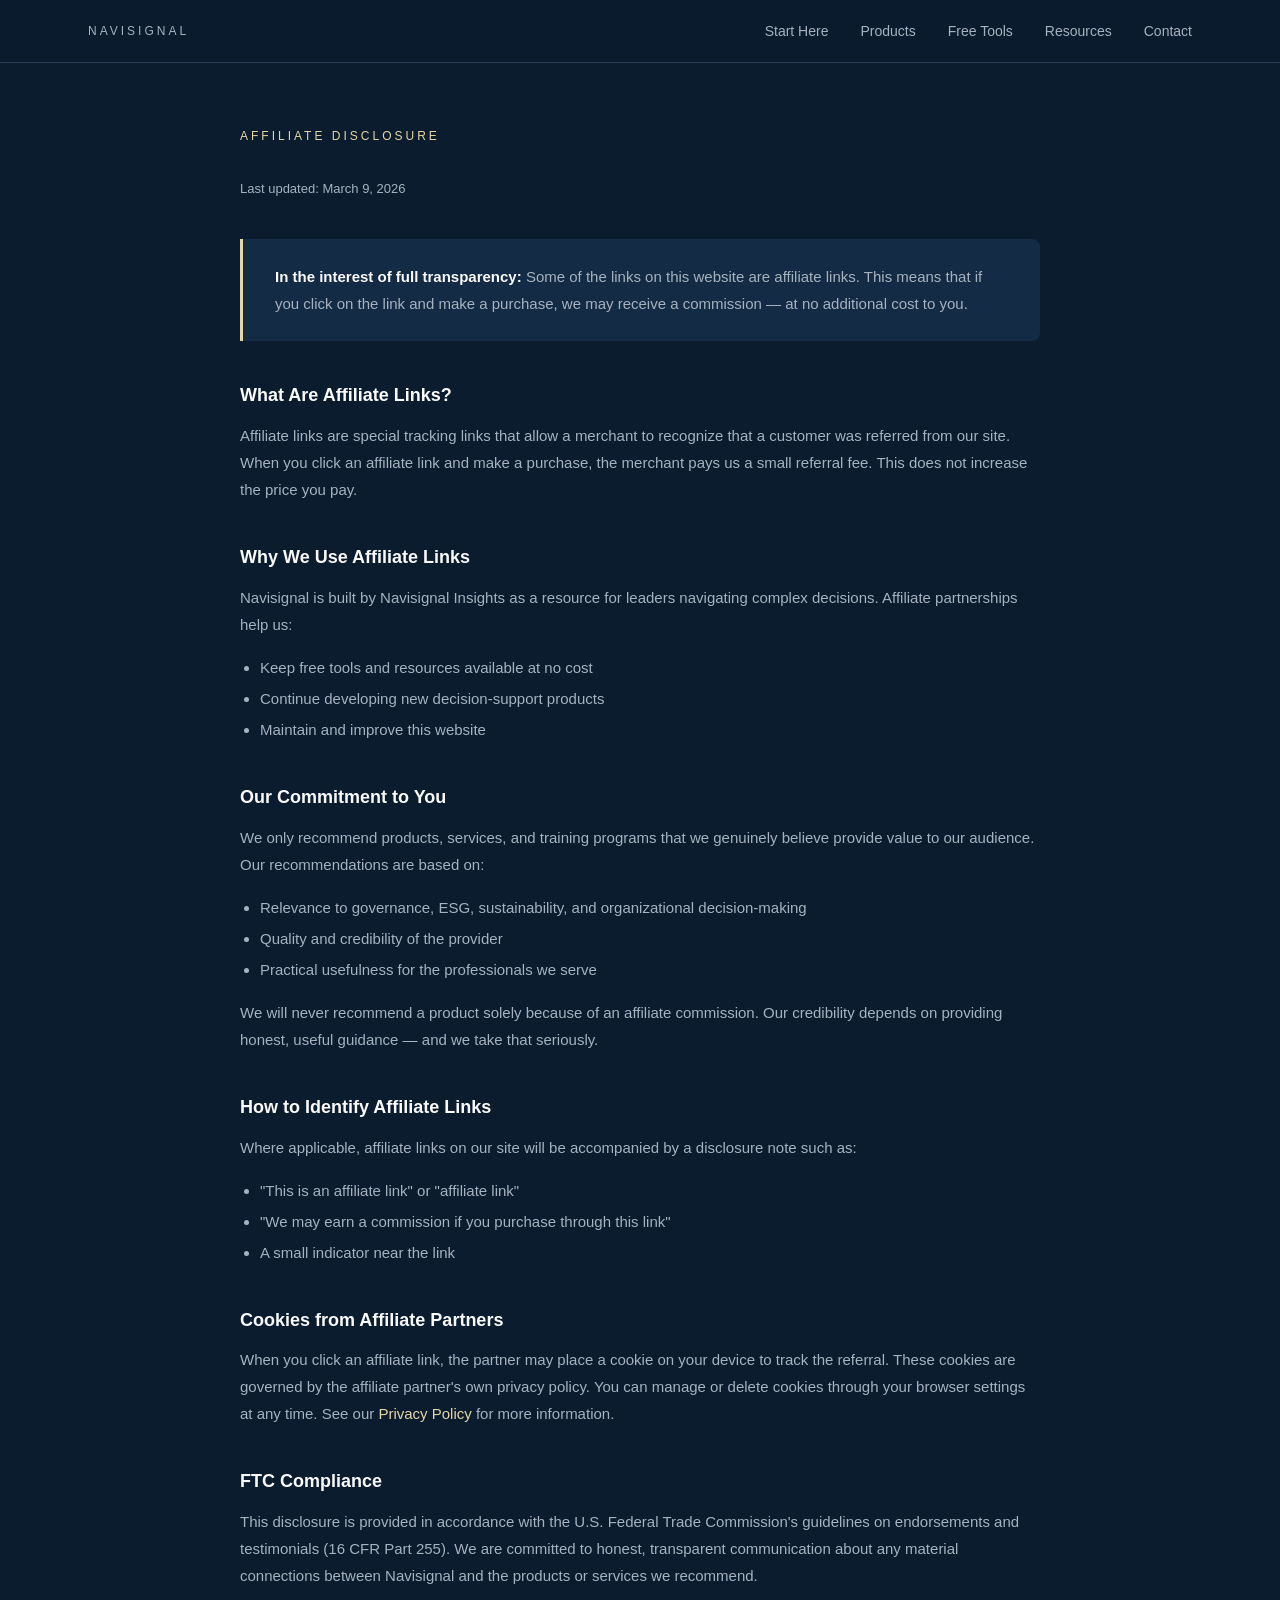
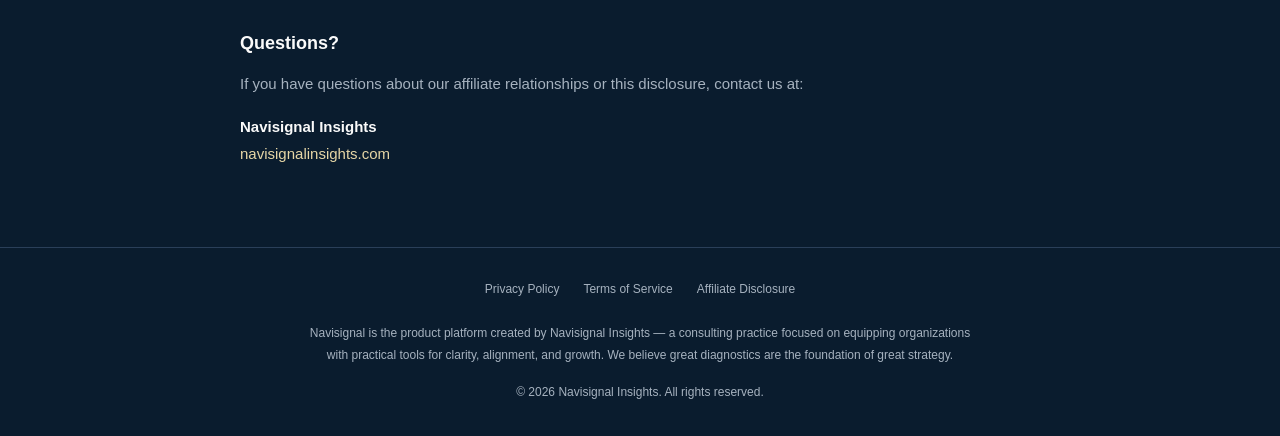
<file: affiliate-disclosure.html>
<!DOCTYPE html>
<html lang="en">
<head>
  <meta charset="UTF-8" />
  <meta name="viewport" content="width=device-width, initial-scale=1.0" />
  <title>Affiliate Disclosure — Navisignal</title>
  <meta name="description" content="Affiliate Disclosure for Navisignal, the product ecosystem of Navisignal Insights." />
  <link rel="icon" type="image/svg+xml" href="favicon.svg" />
  <link rel="stylesheet" href="style.css" />
</head>
<body>

  <!-- Header -->
  <header class="site-header">
    <div class="header-inner">
      <a href="index.html" class="logo">Navisignal</a>
      <nav class="nav-links">
        <a href="index.html#start">Start Here</a>
        <a href="index.html#products">Products</a>
        <a href="index.html#free-tools">Free Tools</a>
        <a href="index.html#resources">Resources</a>
        <a href="index.html#contact">Contact</a>
      </nav>
      <button class="mobile-toggle" aria-label="Open menu" onclick="document.getElementById('mobile-nav').classList.add('open')">
        <svg xmlns="http://www.w3.org/2000/svg" fill="none" viewBox="0 0 24 24" stroke="currentColor" stroke-width="2"><path stroke-linecap="round" stroke-linejoin="round" d="M4 6h16M4 12h16M4 18h16"/></svg>
      </button>
    </div>
  </header>

  <!-- Mobile nav -->
  <div id="mobile-nav" class="mobile-nav" onclick="this.classList.remove('open')">
    <div class="mobile-nav-panel" onclick="event.stopPropagation()">
      <button class="mobile-nav-close" aria-label="Close menu" onclick="document.getElementById('mobile-nav').classList.remove('open')">
        <svg xmlns="http://www.w3.org/2000/svg" fill="none" viewBox="0 0 24 24" stroke="currentColor" stroke-width="2"><path stroke-linecap="round" stroke-linejoin="round" d="M6 18L18 6M6 6l12 12"/></svg>
      </button>
      <a href="index.html#start" onclick="document.getElementById('mobile-nav').classList.remove('open')">Start Here</a>
      <a href="index.html#products" onclick="document.getElementById('mobile-nav').classList.remove('open')">Products</a>
      <a href="index.html#free-tools" onclick="document.getElementById('mobile-nav').classList.remove('open')">Free Tools</a>
      <a href="index.html#resources" onclick="document.getElementById('mobile-nav').classList.remove('open')">Resources</a>
      <a href="index.html#contact" onclick="document.getElementById('mobile-nav').classList.remove('open')">Contact</a>
    </div>
  </div>

  <!-- Content -->
  <section class="legal-page">
    <p class="section-tag">Affiliate Disclosure</p>
    <p class="legal-updated">Last updated: March 9, 2026</p>

    <div class="legal-content">
      <div class="disclosure-highlight">
        <p><strong>In the interest of full transparency:</strong> Some of the links on this website are affiliate links. This means that if you click on the link and make a purchase, we may receive a commission — at no additional cost to you.</p>
      </div>

      <h2>What Are Affiliate Links?</h2>
      <p>Affiliate links are special tracking links that allow a merchant to recognize that a customer was referred from our site. When you click an affiliate link and make a purchase, the merchant pays us a small referral fee. This does not increase the price you pay.</p>

      <h2>Why We Use Affiliate Links</h2>
      <p>Navisignal is built by Navisignal Insights as a resource for leaders navigating complex decisions. Affiliate partnerships help us:</p>
      <ul>
        <li>Keep free tools and resources available at no cost</li>
        <li>Continue developing new decision-support products</li>
        <li>Maintain and improve this website</li>
      </ul>

      <h2>Our Commitment to You</h2>
      <p>We only recommend products, services, and training programs that we genuinely believe provide value to our audience. Our recommendations are based on:</p>
      <ul>
        <li>Relevance to governance, ESG, sustainability, and organizational decision-making</li>
        <li>Quality and credibility of the provider</li>
        <li>Practical usefulness for the professionals we serve</li>
      </ul>
      <p>We will never recommend a product solely because of an affiliate commission. Our credibility depends on providing honest, useful guidance — and we take that seriously.</p>

      <h2>How to Identify Affiliate Links</h2>
      <p>Where applicable, affiliate links on our site will be accompanied by a disclosure note such as:</p>
      <ul>
        <li>"This is an affiliate link" or "affiliate link"</li>
        <li>"We may earn a commission if you purchase through this link"</li>
        <li>A small indicator near the link</li>
      </ul>

      <h2>Cookies from Affiliate Partners</h2>
      <p>When you click an affiliate link, the partner may place a cookie on your device to track the referral. These cookies are governed by the affiliate partner's own privacy policy. You can manage or delete cookies through your browser settings at any time. See our <a href="privacy.html">Privacy Policy</a> for more information.</p>

      <h2>FTC Compliance</h2>
      <p>This disclosure is provided in accordance with the U.S. Federal Trade Commission's guidelines on endorsements and testimonials (16 CFR Part 255). We are committed to honest, transparent communication about any material connections between Navisignal and the products or services we recommend.</p>

      <h2>Questions?</h2>
      <p>If you have questions about our affiliate relationships or this disclosure, contact us at:</p>
      <p><strong>Navisignal Insights</strong><br />
      <a href="https://navisignalinsights.com" target="_blank" rel="noopener noreferrer">navisignalinsights.com</a></p>
    </div>
  </section>

  <!-- Footer -->
  <footer class="site-footer">
    <div class="footer-links">
      <a href="privacy.html">Privacy Policy</a>
      <a href="terms.html">Terms of Service</a>
      <a href="affiliate-disclosure.html">Affiliate Disclosure</a>
    </div>
    <p>
      Navisignal is the product platform created by Navisignal Insights — a consulting
      practice focused on equipping organizations with practical tools for clarity, alignment,
      and growth. We believe great diagnostics are the foundation of great strategy.
    </p>
    <p class="copyright">&copy; 2026 Navisignal Insights. All rights reserved.</p>
  </footer>

</body>
</html>
</file>
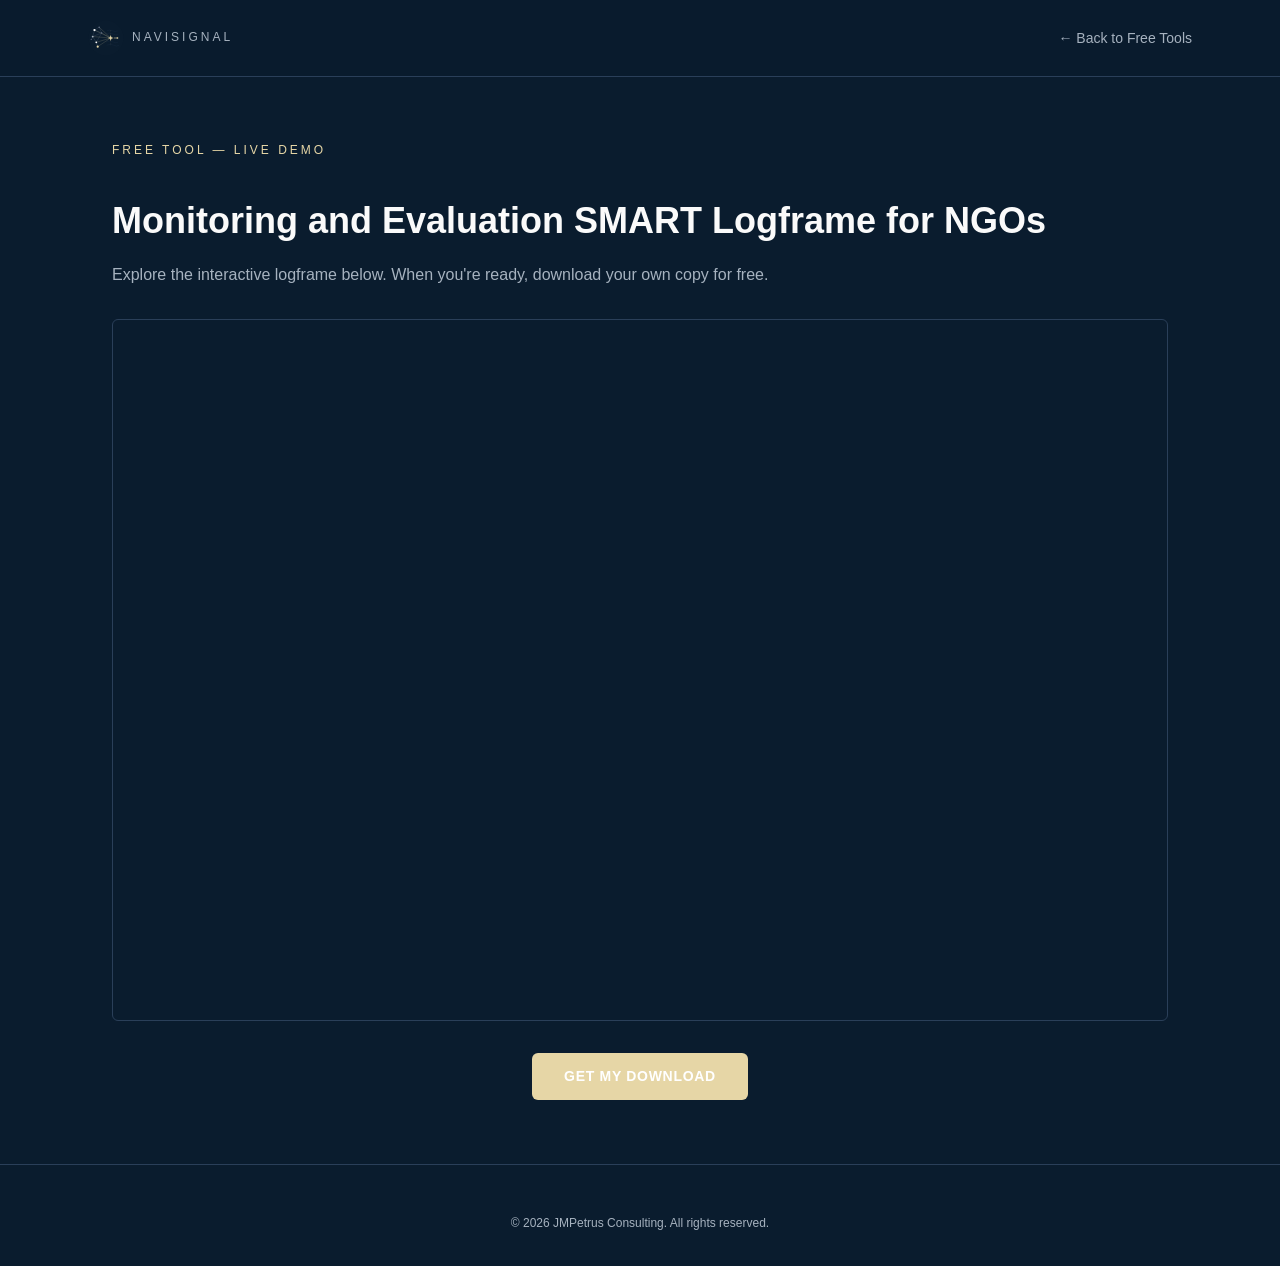
<file: demo-logframe.html>
<!DOCTYPE html>
<html lang="en">
<head>
  <meta charset="UTF-8" />
  <meta name="viewport" content="width=device-width, initial-scale=1.0" />
  <title>Live Demo — M&E SMART Logframe for NGOs | Navisignal</title>
  <meta name="description" content="Try the Monitoring and Evaluation SMART Logframe for NGOs — a free interactive Airtable tool by Navisignal." />
  <link rel="icon" type="image/svg+xml" href="favicon.svg" />
  <link rel="stylesheet" href="style.css" />
</head>
<body>

  <!-- Header -->
  <header class="site-header">
    <div class="header-inner">
      <a href="index.html" class="logo">
        <img src="favicon.svg" alt="" class="logo-icon" />
        Navisignal
      </a>
      <nav class="nav-links">
        <a href="index.html#free-tools">&larr; Back to Free Tools</a>
      </nav>
    </div>
  </header>

  <!-- Demo -->
  <section class="demo-page">
    <p class="section-tag">Free Tool — Live Demo</p>
    <h1 class="demo-page-title">Monitoring and Evaluation SMART Logframe for NGOs</h1>
    <p class="demo-page-description">Explore the interactive logframe below. When you're ready, download your own copy for free.</p>

    <div class="demo-page-embed">
      <iframe class="airtable-embed" src="https://airtable.com/embed/app24Xjh0LSmI0emh/shrYEVguVbFdBbMdK" frameborder="0" width="100%" height="700" style="background: transparent;"></iframe>
    </div>

    <div class="demo-page-cta">
      <a href="https://navisignal.lemonsqueezy.com/checkout/buy/c5bc07c5-ae18-4376-bd12-ebf3cd409dfc" class="lemonsqueezy-button btn btn-primary" target="_blank" rel="noopener noreferrer">Get My Download</a>
    </div>
  </section>

  <!-- Footer -->
  <footer class="site-footer">
    <p class="copyright">&copy; 2026 JMPetrus Consulting. All rights reserved.</p>
  </footer>

  <script src="https://assets.lemonsqueezy.com/lemon.js" defer></script>
</body>
</html>
</file>
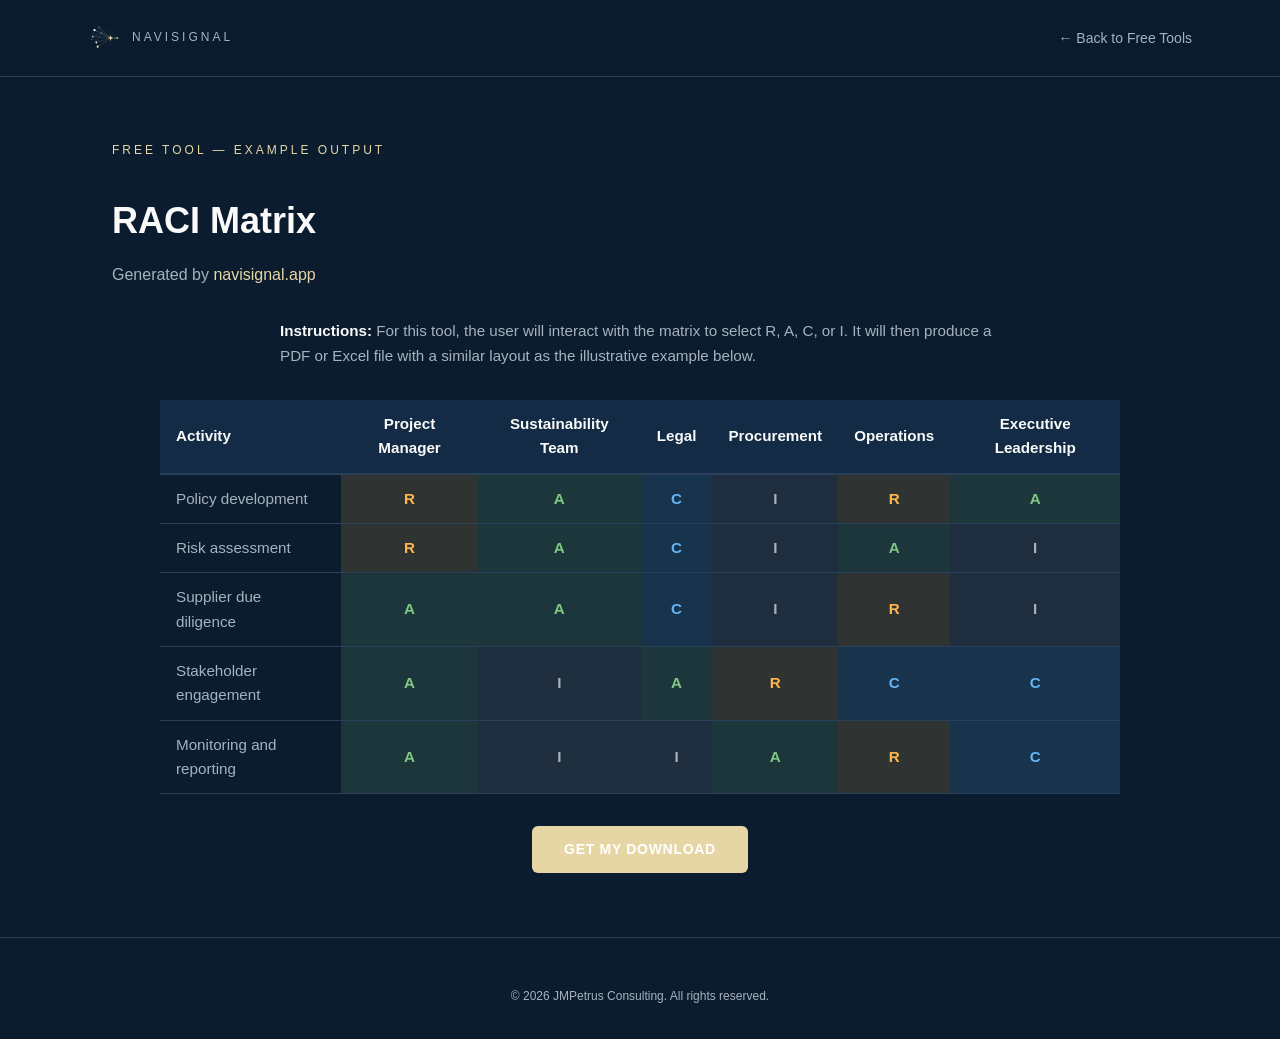
<file: example-raci.html>
<!DOCTYPE html>
<html lang="en">
<head>
  <meta charset="UTF-8" />
  <meta name="viewport" content="width=device-width, initial-scale=1.0" />
  <title>Example Output — RACI Matrix Generator | Navisignal</title>
  <meta name="description" content="See an example RACI Matrix generated by the Navisignal RACI Matrix Generator tool." />
  <link rel="icon" type="image/svg+xml" href="favicon.svg" />
  <link rel="stylesheet" href="style.css" />
  <style>
    .raci-table { width: 100%; border-collapse: collapse; margin: 2rem 0; font-size: 0.95rem; }
    .raci-table th { background: var(--card); color: var(--foreground); padding: 0.75rem 1rem; text-align: center; font-weight: 600; border-bottom: 2px solid var(--border); }
    .raci-table th:first-child { text-align: left; }
    .raci-table td { padding: 0.75rem 1rem; text-align: center; border-bottom: 1px solid var(--border); font-weight: 600; }
    .raci-table td:first-child { text-align: left; font-weight: 400; color: var(--muted-foreground); }
    .raci-table tr:hover { background: rgba(255,255,255,0.03); }
    .raci-r { background: rgba(255,183,77,0.15); color: #ffb74d; }
    .raci-a { background: rgba(129,199,132,0.15); color: #81c784; }
    .raci-c { background: rgba(100,181,246,0.15); color: #64b5f6; }
    .raci-i { background: rgba(206,206,206,0.1); color: var(--muted-foreground); }
  </style>
</head>
<body>

  <!-- Header -->
  <header class="site-header">
    <div class="header-inner">
      <a href="index.html" class="logo">
        <img src="favicon.svg" alt="" class="logo-icon" />
        Navisignal
      </a>
      <nav class="nav-links">
        <a href="index.html#free-tools">&larr; Back to Free Tools</a>
      </nav>
    </div>
  </header>

  <!-- Example Output -->
  <section class="demo-page">
    <p class="section-tag">Free Tool — Example Output</p>
    <h1 class="demo-page-title">RACI Matrix</h1>
    <p class="demo-page-description">Generated by <a href="index.html" style="color:var(--primary);">navisignal.app</a></p>

    <p class="demo-page-instructions" style="max-width: 720px; margin: 1.5rem auto 0; color: var(--muted-foreground); font-size: 0.95rem; line-height: 1.6;">
      <strong style="color: var(--foreground);">Instructions:</strong> For this tool, the user will interact with the matrix to select R, A, C, or I. It will then produce a PDF or Excel file with a similar layout as the illustrative example below.
    </p>

    <div style="overflow-x:auto; max-width: 960px; margin: 0 auto;">
      <table class="raci-table">
        <thead>
          <tr>
            <th>Activity</th>
            <th>Project Manager</th>
            <th>Sustainability Team</th>
            <th>Legal</th>
            <th>Procurement</th>
            <th>Operations</th>
            <th>Executive Leadership</th>
          </tr>
        </thead>
        <tbody>
          <tr>
            <td>Policy development</td>
            <td class="raci-r">R</td>
            <td class="raci-a">A</td>
            <td class="raci-c">C</td>
            <td class="raci-i">I</td>
            <td class="raci-r">R</td>
            <td class="raci-a">A</td>
          </tr>
          <tr>
            <td>Risk assessment</td>
            <td class="raci-r">R</td>
            <td class="raci-a">A</td>
            <td class="raci-c">C</td>
            <td class="raci-i">I</td>
            <td class="raci-a">A</td>
            <td class="raci-i">I</td>
          </tr>
          <tr>
            <td>Supplier due diligence</td>
            <td class="raci-a">A</td>
            <td class="raci-a">A</td>
            <td class="raci-c">C</td>
            <td class="raci-i">I</td>
            <td class="raci-r">R</td>
            <td class="raci-i">I</td>
          </tr>
          <tr>
            <td>Stakeholder engagement</td>
            <td class="raci-a">A</td>
            <td class="raci-i">I</td>
            <td class="raci-a">A</td>
            <td class="raci-r">R</td>
            <td class="raci-c">C</td>
            <td class="raci-c">C</td>
          </tr>
          <tr>
            <td>Monitoring and reporting</td>
            <td class="raci-a">A</td>
            <td class="raci-i">I</td>
            <td class="raci-i">I</td>
            <td class="raci-a">A</td>
            <td class="raci-r">R</td>
            <td class="raci-c">C</td>
          </tr>
        </tbody>
      </table>
    </div>

    <div class="demo-page-cta">
      <a href="https://navisignal.lemonsqueezy.com/checkout/buy/83025b45-4c46-461b-9a96-135e74cbccf3" class="lemonsqueezy-button btn btn-primary" target="_blank" rel="noopener noreferrer">Get My Download</a>
    </div>
  </section>

  <!-- Footer -->
  <footer class="site-footer">
    <p class="copyright">&copy; 2026 JMPetrus Consulting. All rights reserved.</p>
  </footer>

  <script src="https://assets.lemonsqueezy.com/lemon.js" defer></script>
</body>
</html>
</file>
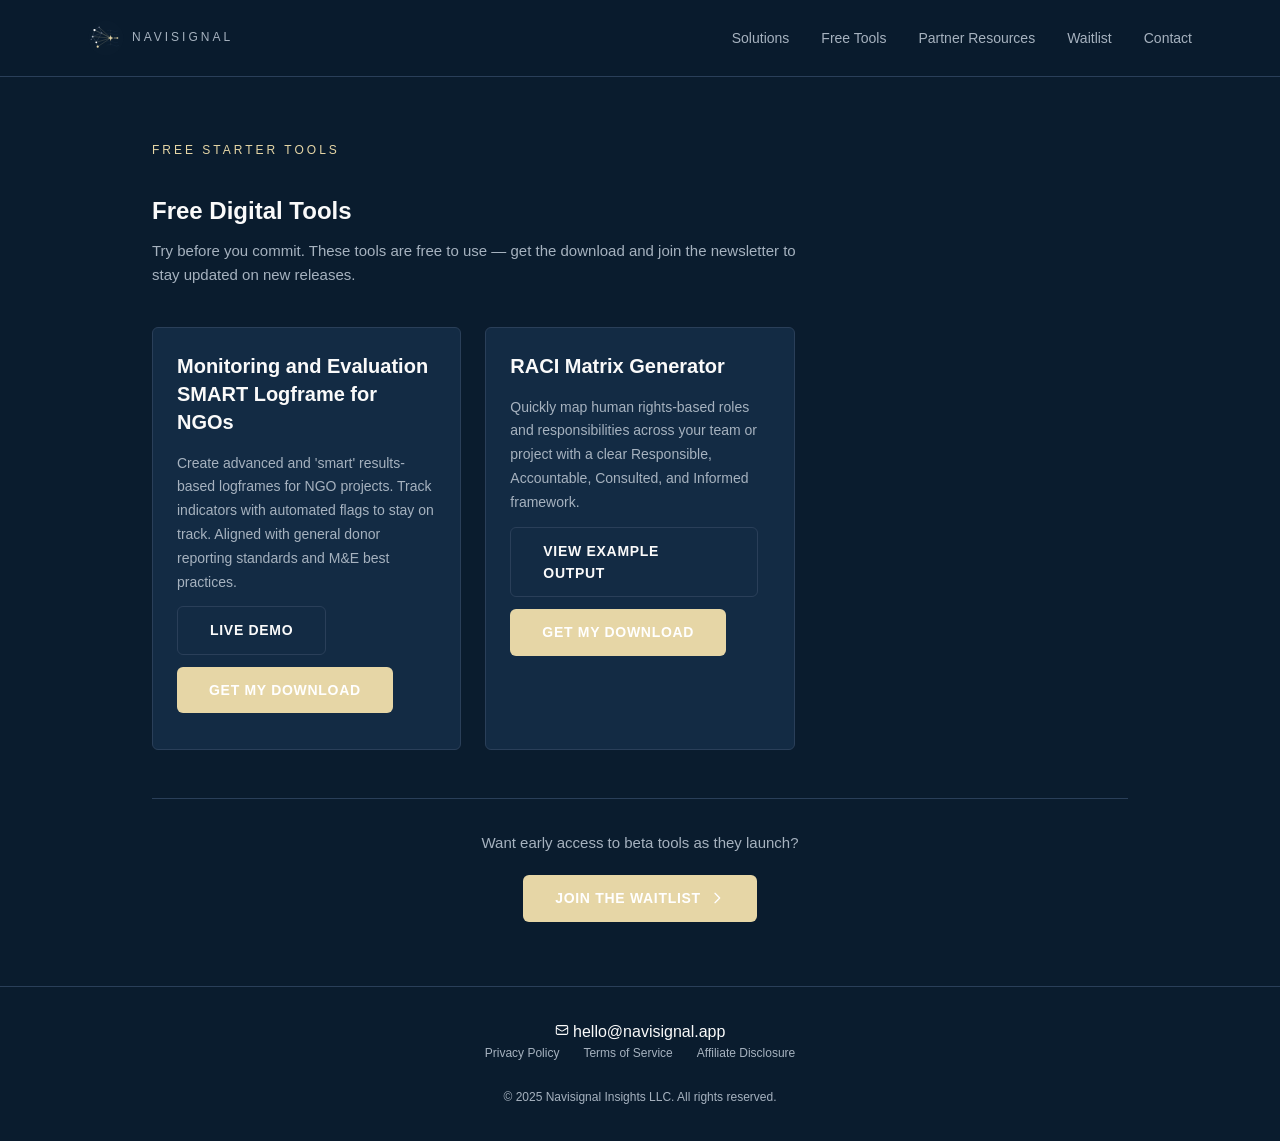
<file: free-tools.html>
<!DOCTYPE html>
<html lang="en">
<head>
  <meta charset="UTF-8" />
  <meta name="viewport" content="width=device-width, initial-scale=1.0" />
  <title>Free Starter Tools — Navisignal</title>
  <meta name="description" content="Free digital tools from Navisignal — SMART Logframe Generator and RACI Matrix Generator for NGOs, development teams, and governance professionals." />
  <link rel="icon" type="image/svg+xml" href="favicon.svg" />
  <link rel="stylesheet" href="style.css" />
</head>
<body>

  <!-- Header -->
  <header class="site-header">
    <div class="header-inner">
      <a href="index.html" class="logo">
        <img src="favicon.svg" alt="" class="logo-icon" />
        Navisignal
      </a>
      <nav class="nav-links">
        <a href="index.html#solutions">Solutions</a>
        <a href="free-tools.html" aria-current="page">Free Tools</a>
        <a href="resources.html">Partner Resources</a>
        <a href="index.html#waitlist">Waitlist</a>
        <a href="index.html#contact">Contact</a>
      </nav>
      <button class="mobile-toggle" aria-label="Open menu" onclick="document.getElementById('mobile-nav').classList.add('open')">
        <svg xmlns="http://www.w3.org/2000/svg" fill="none" viewBox="0 0 24 24" stroke="currentColor" stroke-width="2"><path stroke-linecap="round" stroke-linejoin="round" d="M4 6h16M4 12h16M4 18h16"/></svg>
      </button>
    </div>
  </header>

  <!-- Mobile nav -->
  <div id="mobile-nav" class="mobile-nav" onclick="this.classList.remove('open')">
    <div class="mobile-nav-panel" onclick="event.stopPropagation()">
      <button class="mobile-nav-close" aria-label="Close menu" onclick="document.getElementById('mobile-nav').classList.remove('open')">
        <svg xmlns="http://www.w3.org/2000/svg" fill="none" viewBox="0 0 24 24" stroke="currentColor" stroke-width="2"><path stroke-linecap="round" stroke-linejoin="round" d="M6 18L18 6M6 6l12 12"/></svg>
      </button>
      <a href="index.html#solutions" onclick="document.getElementById('mobile-nav').classList.remove('open')">Solutions</a>
      <a href="free-tools.html" onclick="document.getElementById('mobile-nav').classList.remove('open')">Free Tools</a>
      <a href="resources.html" onclick="document.getElementById('mobile-nav').classList.remove('open')">Partner Resources</a>
      <a href="index.html#waitlist" onclick="document.getElementById('mobile-nav').classList.remove('open')">Waitlist</a>
      <a href="index.html#contact" onclick="document.getElementById('mobile-nav').classList.remove('open')">Contact</a>
    </div>
  </div>

  <!-- Content -->
  <section class="section" style="max-width: 64rem; margin: 0 auto; padding: 4rem 1.5rem;">
    <p class="section-tag">Free Starter Tools</p>
    <h1 class="section-heading" style="margin-bottom: 0.5rem;">Free Digital Tools</h1>
    <p style="font-size: 0.9375rem; color: var(--muted-foreground); margin-bottom: 2.5rem; max-width: 42rem;">
      Try before you commit. These tools are free to use — get the download and join the newsletter to stay updated on new releases.
    </p>

    <div class="free-tool-grid">

      <div class="card free-tool-card">
        <h3>Monitoring and Evaluation SMART Logframe for NGOs</h3>
        <p>Create advanced and 'smart' results-based logframes for NGO projects. Track indicators with automated flags to stay on track. Aligned with general donor reporting standards and M&amp;E best practices.</p>
        <div class="free-tool-card-actions">
          <a href="demo-logframe.html" class="btn btn-outline">Live Demo</a>
          <a href="https://donate.stripe.com/5kQcMY9mp7pK8BRbOLc3m04" class="stripe btn btn-primary" target="_blank" rel="noopener noreferrer">Get My Download</a>
        </div>
      </div>

      <div class="card free-tool-card">
        <h3>RACI Matrix Generator</h3>
        <p>Quickly map human rights-based roles and responsibilities across your team or project with a clear Responsible, Accountable, Consulted, and Informed framework.</p>
        <div class="free-tool-card-actions">
          <a href="example-raci.html" class="btn btn-outline">View Example Output</a>
          <a href="https://donate.stripe.com/5kQ3co8ilcK4dWb8Czc3m02" class="btn btn-primary" target="_blank" rel="noopener noreferrer">Get My Download</a>
        </div>
      </div>

    </div>

    <div style="margin-top: 3rem; padding-top: 2rem; border-top: 1px solid var(--border); text-align: center;">
      <p style="font-size: 0.9375rem; color: var(--muted-foreground); margin-bottom: 1.25rem;">Want early access to beta tools as they launch?</p>
      <a href="https://airtable.com/appAVqNudlDB7FCxO/pagTRYnZD5Uiq7KDe/form" target="_blank" rel="noopener noreferrer" class="btn btn-primary">
        Join the Waitlist
        <svg xmlns="http://www.w3.org/2000/svg" fill="none" viewBox="0 0 24 24" stroke="currentColor" stroke-width="2"><path stroke-linecap="round" stroke-linejoin="round" d="M9 5l7 7-7 7"/></svg>
      </a>
    </div>

  </section>

  <!-- Footer -->
  <footer class="site-footer">
    <div class="footer-contact">
      <a href="mailto:hello@navisignal.app">
        <svg xmlns="http://www.w3.org/2000/svg" width="14" height="14" fill="none" viewBox="0 0 24 24" stroke="currentColor" stroke-width="1.75"><path stroke-linecap="round" stroke-linejoin="round" d="M21.75 6.75v10.5a2.25 2.25 0 01-2.25 2.25h-15a2.25 2.25 0 01-2.25-2.25V6.75m19.5 0A2.25 2.25 0 0019.5 4.5h-15a2.25 2.25 0 00-2.25 2.25m19.5 0v.243a2.25 2.25 0 01-1.07 1.916l-7.5 4.615a2.25 2.25 0 01-2.36 0L3.32 8.91a2.25 2.25 0 01-1.07-1.916V6.75"/></svg>
        hello@navisignal.app
      </a>
    </div>
    <div class="footer-links">
      <a href="privacy.html">Privacy Policy</a>
      <a href="terms.html">Terms of Service</a>
      <a href="affiliate-disclosure.html">Affiliate Disclosure</a>
    </div>
    <p class="footer-copy">&copy; 2025 Navisignal Insights LLC. All rights reserved.</p>
  </footer>

</body>
</html>
</file>
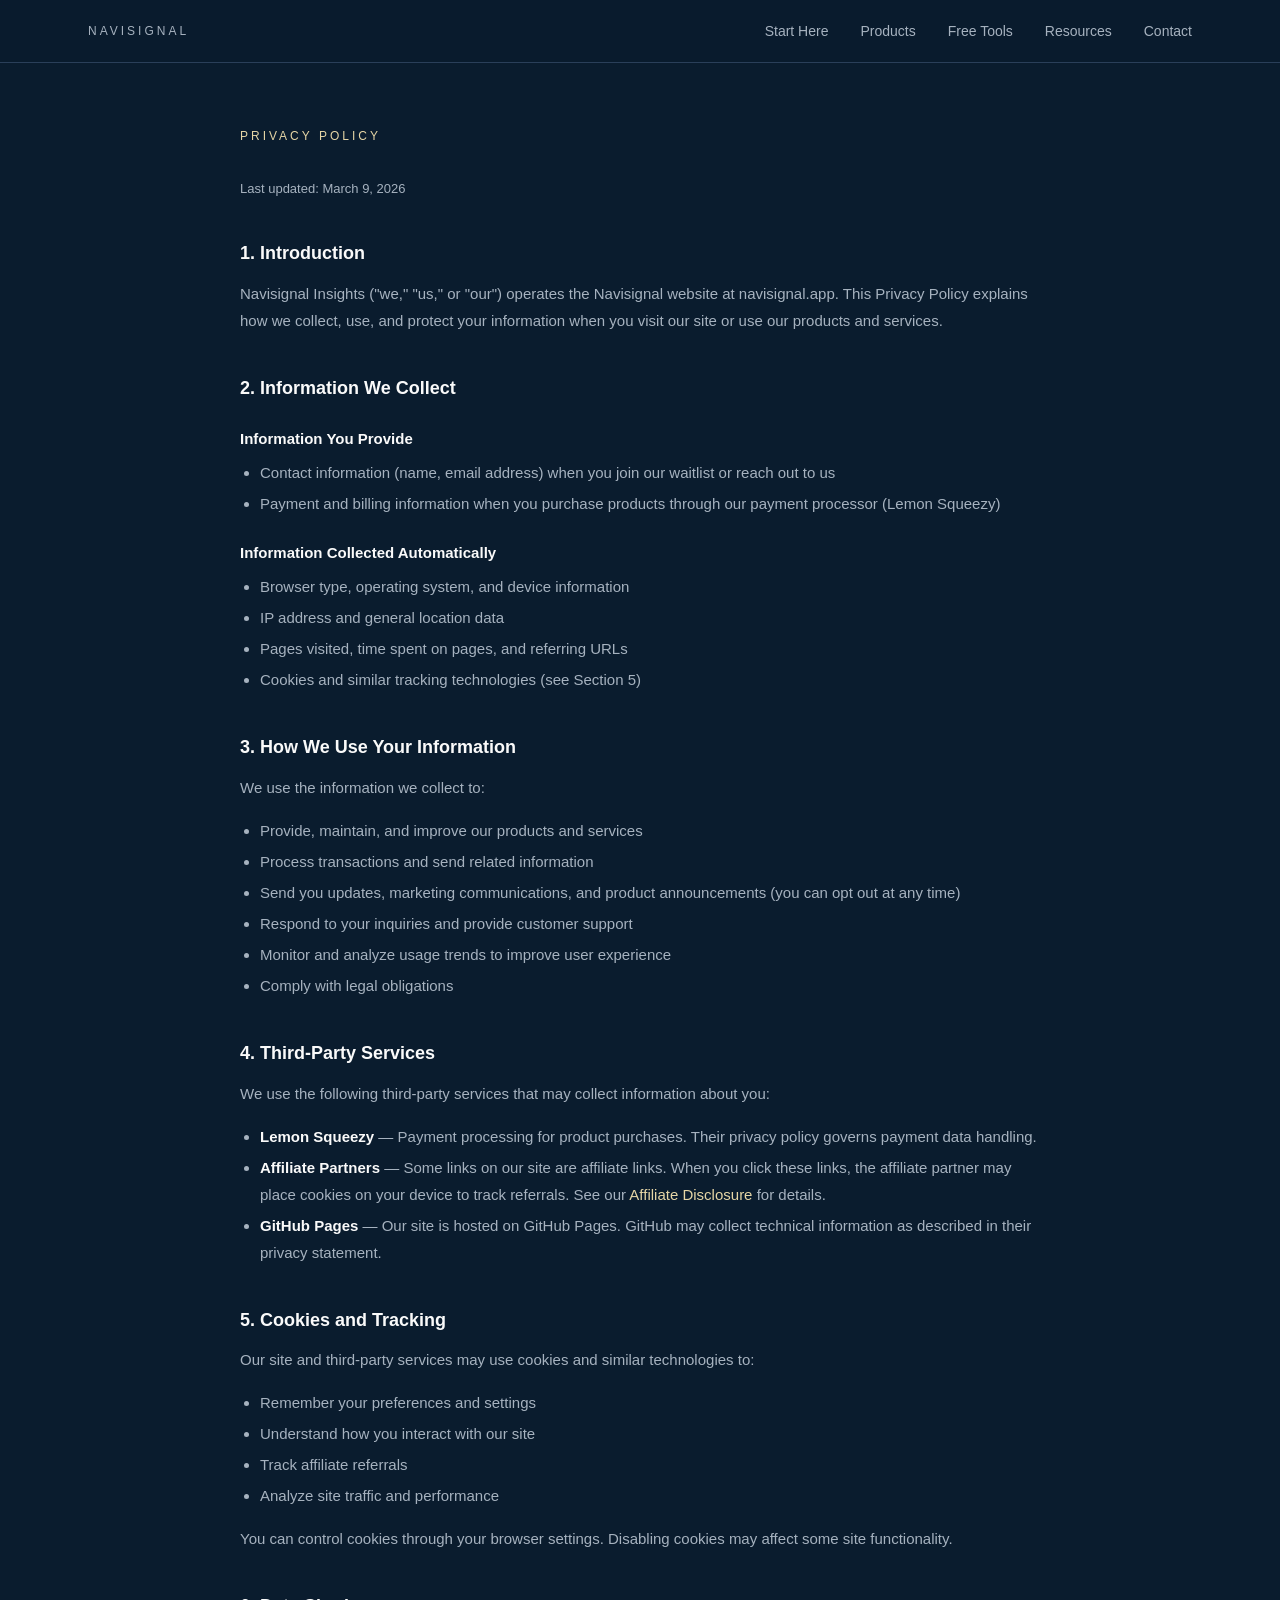
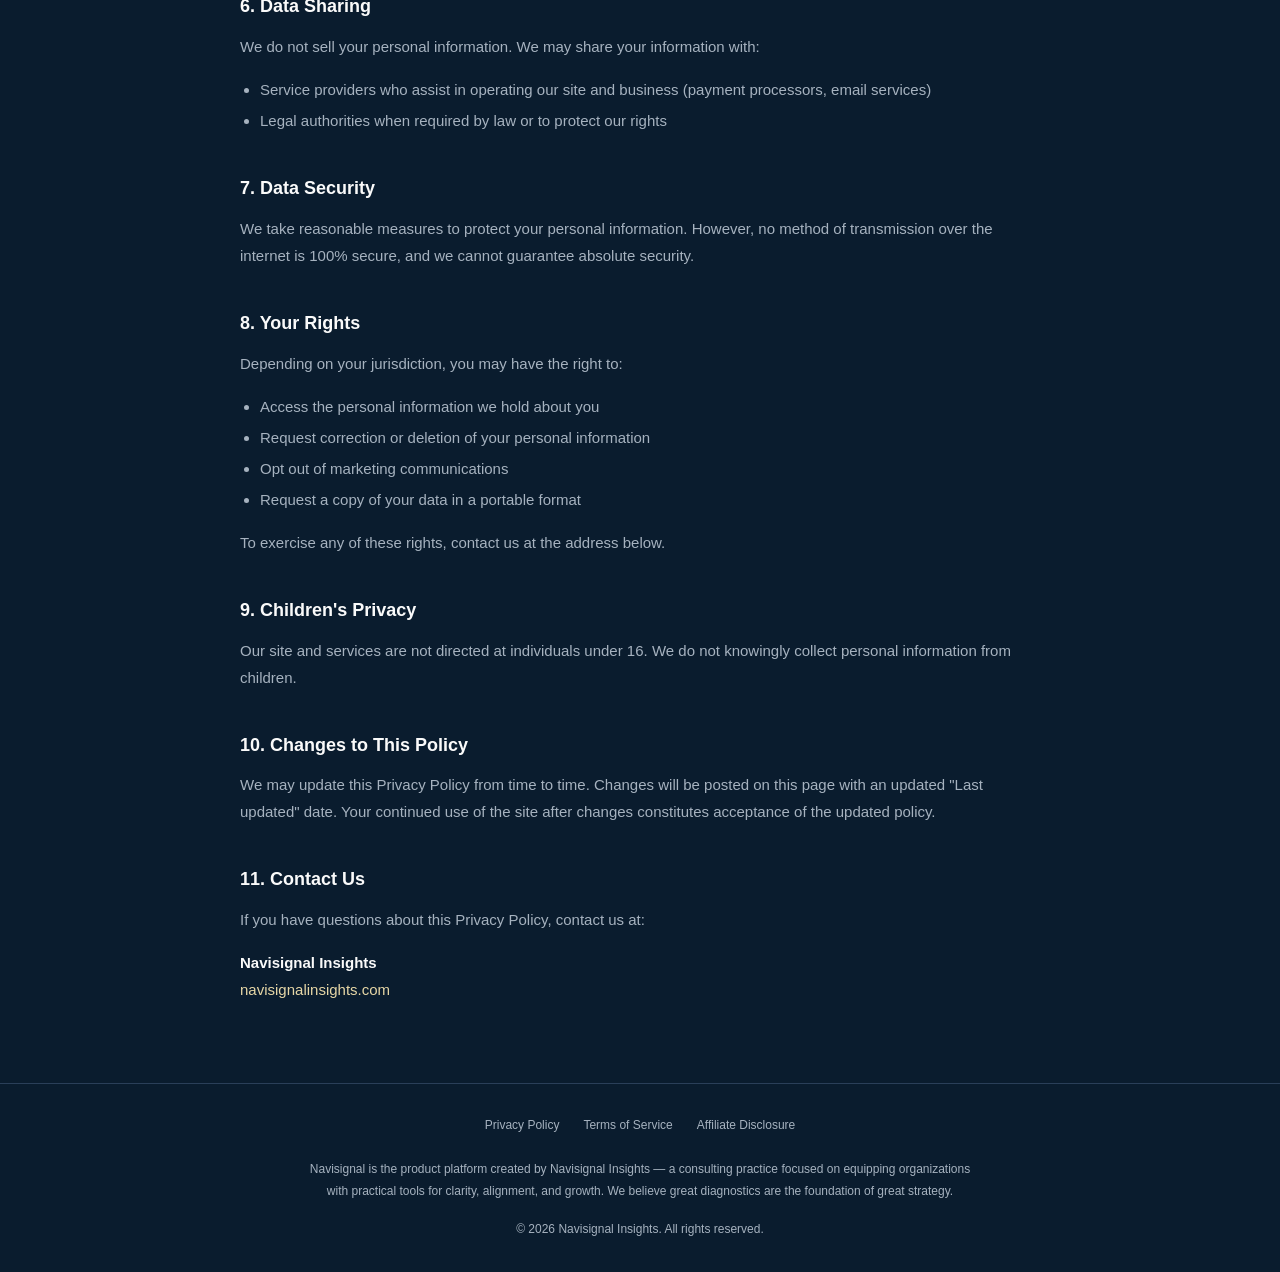
<file: privacy.html>
<!DOCTYPE html>
<html lang="en">
<head>
  <meta charset="UTF-8" />
  <meta name="viewport" content="width=device-width, initial-scale=1.0" />
  <title>Privacy Policy — Navisignal</title>
  <meta name="description" content="Privacy Policy for Navisignal, the product ecosystem of Navisignal Insights." />
  <link rel="icon" type="image/svg+xml" href="favicon.svg" />
  <link rel="stylesheet" href="style.css" />
</head>
<body>

  <!-- Header -->
  <header class="site-header">
    <div class="header-inner">
      <a href="index.html" class="logo">Navisignal</a>
      <nav class="nav-links">
        <a href="index.html#start">Start Here</a>
        <a href="index.html#products">Products</a>
        <a href="index.html#free-tools">Free Tools</a>
        <a href="index.html#resources">Resources</a>
        <a href="index.html#contact">Contact</a>
      </nav>
      <button class="mobile-toggle" aria-label="Open menu" onclick="document.getElementById('mobile-nav').classList.add('open')">
        <svg xmlns="http://www.w3.org/2000/svg" fill="none" viewBox="0 0 24 24" stroke="currentColor" stroke-width="2"><path stroke-linecap="round" stroke-linejoin="round" d="M4 6h16M4 12h16M4 18h16"/></svg>
      </button>
    </div>
  </header>

  <!-- Mobile nav -->
  <div id="mobile-nav" class="mobile-nav" onclick="this.classList.remove('open')">
    <div class="mobile-nav-panel" onclick="event.stopPropagation()">
      <button class="mobile-nav-close" aria-label="Close menu" onclick="document.getElementById('mobile-nav').classList.remove('open')">
        <svg xmlns="http://www.w3.org/2000/svg" fill="none" viewBox="0 0 24 24" stroke="currentColor" stroke-width="2"><path stroke-linecap="round" stroke-linejoin="round" d="M6 18L18 6M6 6l12 12"/></svg>
      </button>
      <a href="index.html#start" onclick="document.getElementById('mobile-nav').classList.remove('open')">Start Here</a>
      <a href="index.html#products" onclick="document.getElementById('mobile-nav').classList.remove('open')">Products</a>
      <a href="index.html#free-tools" onclick="document.getElementById('mobile-nav').classList.remove('open')">Free Tools</a>
      <a href="index.html#resources" onclick="document.getElementById('mobile-nav').classList.remove('open')">Resources</a>
      <a href="index.html#contact" onclick="document.getElementById('mobile-nav').classList.remove('open')">Contact</a>
    </div>
  </div>

  <!-- Content -->
  <section class="legal-page">
    <p class="section-tag">Privacy Policy</p>
    <p class="legal-updated">Last updated: March 9, 2026</p>

    <div class="legal-content">
      <h2>1. Introduction</h2>
      <p>Navisignal Insights ("we," "us," or "our") operates the Navisignal website at navisignal.app. This Privacy Policy explains how we collect, use, and protect your information when you visit our site or use our products and services.</p>

      <h2>2. Information We Collect</h2>
      <h3>Information You Provide</h3>
      <ul>
        <li>Contact information (name, email address) when you join our waitlist or reach out to us</li>
        <li>Payment and billing information when you purchase products through our payment processor (Lemon Squeezy)</li>
      </ul>

      <h3>Information Collected Automatically</h3>
      <ul>
        <li>Browser type, operating system, and device information</li>
        <li>IP address and general location data</li>
        <li>Pages visited, time spent on pages, and referring URLs</li>
        <li>Cookies and similar tracking technologies (see Section 5)</li>
      </ul>

      <h2>3. How We Use Your Information</h2>
      <p>We use the information we collect to:</p>
      <ul>
        <li>Provide, maintain, and improve our products and services</li>
        <li>Process transactions and send related information</li>
        <li>Send you updates, marketing communications, and product announcements (you can opt out at any time)</li>
        <li>Respond to your inquiries and provide customer support</li>
        <li>Monitor and analyze usage trends to improve user experience</li>
        <li>Comply with legal obligations</li>
      </ul>

      <h2>4. Third-Party Services</h2>
      <p>We use the following third-party services that may collect information about you:</p>
      <ul>
        <li><strong>Lemon Squeezy</strong> — Payment processing for product purchases. Their privacy policy governs payment data handling.</li>
        <li><strong>Affiliate Partners</strong> — Some links on our site are affiliate links. When you click these links, the affiliate partner may place cookies on your device to track referrals. See our <a href="affiliate-disclosure.html">Affiliate Disclosure</a> for details.</li>
        <li><strong>GitHub Pages</strong> — Our site is hosted on GitHub Pages. GitHub may collect technical information as described in their privacy statement.</li>
      </ul>

      <h2>5. Cookies and Tracking</h2>
      <p>Our site and third-party services may use cookies and similar technologies to:</p>
      <ul>
        <li>Remember your preferences and settings</li>
        <li>Understand how you interact with our site</li>
        <li>Track affiliate referrals</li>
        <li>Analyze site traffic and performance</li>
      </ul>
      <p>You can control cookies through your browser settings. Disabling cookies may affect some site functionality.</p>

      <h2>6. Data Sharing</h2>
      <p>We do not sell your personal information. We may share your information with:</p>
      <ul>
        <li>Service providers who assist in operating our site and business (payment processors, email services)</li>
        <li>Legal authorities when required by law or to protect our rights</li>
      </ul>

      <h2>7. Data Security</h2>
      <p>We take reasonable measures to protect your personal information. However, no method of transmission over the internet is 100% secure, and we cannot guarantee absolute security.</p>

      <h2>8. Your Rights</h2>
      <p>Depending on your jurisdiction, you may have the right to:</p>
      <ul>
        <li>Access the personal information we hold about you</li>
        <li>Request correction or deletion of your personal information</li>
        <li>Opt out of marketing communications</li>
        <li>Request a copy of your data in a portable format</li>
      </ul>
      <p>To exercise any of these rights, contact us at the address below.</p>

      <h2>9. Children's Privacy</h2>
      <p>Our site and services are not directed at individuals under 16. We do not knowingly collect personal information from children.</p>

      <h2>10. Changes to This Policy</h2>
      <p>We may update this Privacy Policy from time to time. Changes will be posted on this page with an updated "Last updated" date. Your continued use of the site after changes constitutes acceptance of the updated policy.</p>

      <h2>11. Contact Us</h2>
      <p>If you have questions about this Privacy Policy, contact us at:</p>
      <p><strong>Navisignal Insights</strong><br />
      <a href="https://navisignalinsights.com" target="_blank" rel="noopener noreferrer">navisignalinsights.com</a></p>
    </div>
  </section>

  <!-- Footer -->
  <footer class="site-footer">
    <div class="footer-links">
      <a href="privacy.html">Privacy Policy</a>
      <a href="terms.html">Terms of Service</a>
      <a href="affiliate-disclosure.html">Affiliate Disclosure</a>
    </div>
    <p>
      Navisignal is the product platform created by Navisignal Insights — a consulting
      practice focused on equipping organizations with practical tools for clarity, alignment,
      and growth. We believe great diagnostics are the foundation of great strategy.
    </p>
    <p class="copyright">&copy; 2026 Navisignal Insights. All rights reserved.</p>
  </footer>

</body>
</html>
</file>
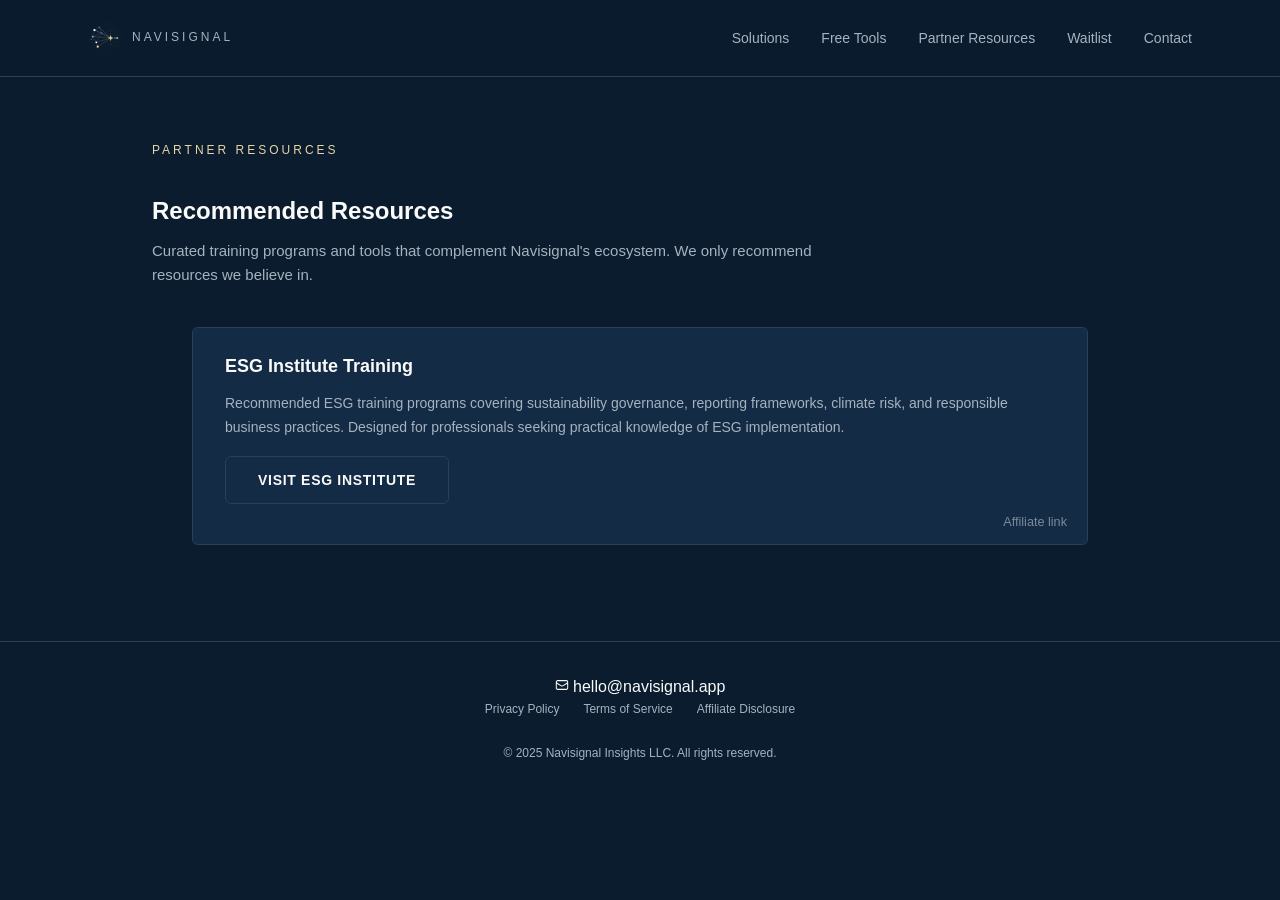
<file: resources.html>
<!DOCTYPE html>
<html lang="en">
<head>
  <meta charset="UTF-8" />
  <meta name="viewport" content="width=device-width, initial-scale=1.0" />
  <title>Partner Resources — Navisignal</title>
  <meta name="description" content="Recommended partner resources, training programs, and tools curated by Navisignal Insights." />
  <link rel="icon" type="image/svg+xml" href="favicon.svg" />
  <link rel="stylesheet" href="style.css" />
</head>
<body>

  <!-- Header -->
  <header class="site-header">
    <div class="header-inner">
      <a href="index.html" class="logo">
        <img src="favicon.svg" alt="" class="logo-icon" />
        Navisignal
      </a>
      <nav class="nav-links">
        <a href="index.html#solutions">Solutions</a>
        <a href="index.html#free-tools">Free Tools</a>
        <a href="resources.html" aria-current="page">Partner Resources</a>
        <a href="index.html#waitlist">Waitlist</a>
        <a href="index.html#contact">Contact</a>
      </nav>
      <button class="mobile-toggle" aria-label="Open menu" onclick="document.getElementById('mobile-nav').classList.add('open')">
        <svg xmlns="http://www.w3.org/2000/svg" fill="none" viewBox="0 0 24 24" stroke="currentColor" stroke-width="2"><path stroke-linecap="round" stroke-linejoin="round" d="M4 6h16M4 12h16M4 18h16"/></svg>
      </button>
    </div>
  </header>

  <!-- Mobile nav -->
  <div id="mobile-nav" class="mobile-nav" onclick="this.classList.remove('open')">
    <div class="mobile-nav-panel" onclick="event.stopPropagation()">
      <button class="mobile-nav-close" aria-label="Close menu" onclick="document.getElementById('mobile-nav').classList.remove('open')">
        <svg xmlns="http://www.w3.org/2000/svg" fill="none" viewBox="0 0 24 24" stroke="currentColor" stroke-width="2"><path stroke-linecap="round" stroke-linejoin="round" d="M6 18L18 6M6 6l12 12"/></svg>
      </button>
      <a href="index.html#solutions" onclick="document.getElementById('mobile-nav').classList.remove('open')">Solutions</a>
      <a href="index.html#free-tools" onclick="document.getElementById('mobile-nav').classList.remove('open')">Free Tools</a>
      <a href="resources.html" onclick="document.getElementById('mobile-nav').classList.remove('open')">Partner Resources</a>
      <a href="index.html#waitlist" onclick="document.getElementById('mobile-nav').classList.remove('open')">Waitlist</a>
      <a href="index.html#contact" onclick="document.getElementById('mobile-nav').classList.remove('open')">Contact</a>
    </div>
  </div>

  <!-- Content -->
  <section class="section" style="max-width: 64rem; margin: 0 auto; padding: 4rem 1.5rem;">
    <p class="section-tag">Partner Resources</p>
    <h1 class="section-heading" style="margin-bottom: 0.5rem;">Recommended Resources</h1>
    <p style="font-size: 0.9375rem; color: var(--muted-foreground); margin-bottom: 2.5rem; max-width: 42rem;">
      Curated training programs and tools that complement Navisignal's ecosystem. We only recommend resources we believe in.
    </p>

    <div class="resource-card">
      <h3>ESG Institute Training</h3>
      <p>Recommended ESG training programs covering sustainability governance, reporting frameworks, climate risk, and responsible business practices. Designed for professionals seeking practical knowledge of ESG implementation.</p>
      <div class="affiliate-link-wrapper">
        <a href="https://esginstitute.teachable.com/l/products?sortKey=name&sortDirection=asc&page=1" target="_blank" rel="noopener noreferrer" class="btn btn-outline">Visit ESG Institute</a>
      </div>
      <a href="affiliate-disclosure.html" class="affiliate-tag">Affiliate link</a>
    </div>

  </section>

  <!-- Footer -->
  <footer class="site-footer">
    <div class="footer-contact">
      <a href="mailto:hello@navisignal.app">
        <svg xmlns="http://www.w3.org/2000/svg" width="14" height="14" fill="none" viewBox="0 0 24 24" stroke="currentColor" stroke-width="1.75"><path stroke-linecap="round" stroke-linejoin="round" d="M21.75 6.75v10.5a2.25 2.25 0 01-2.25 2.25h-15a2.25 2.25 0 01-2.25-2.25V6.75m19.5 0A2.25 2.25 0 0019.5 4.5h-15a2.25 2.25 0 00-2.25 2.25m19.5 0v.243a2.25 2.25 0 01-1.07 1.916l-7.5 4.615a2.25 2.25 0 01-2.36 0L3.32 8.91a2.25 2.25 0 01-1.07-1.916V6.75"/></svg>
        hello@navisignal.app
      </a>
    </div>
    <div class="footer-links">
      <a href="privacy.html">Privacy Policy</a>
      <a href="terms.html">Terms of Service</a>
      <a href="affiliate-disclosure.html">Affiliate Disclosure</a>
    </div>
    <p class="footer-copy">&copy; 2025 Navisignal Insights LLC. All rights reserved.</p>
  </footer>

</body>
</html>
</file>
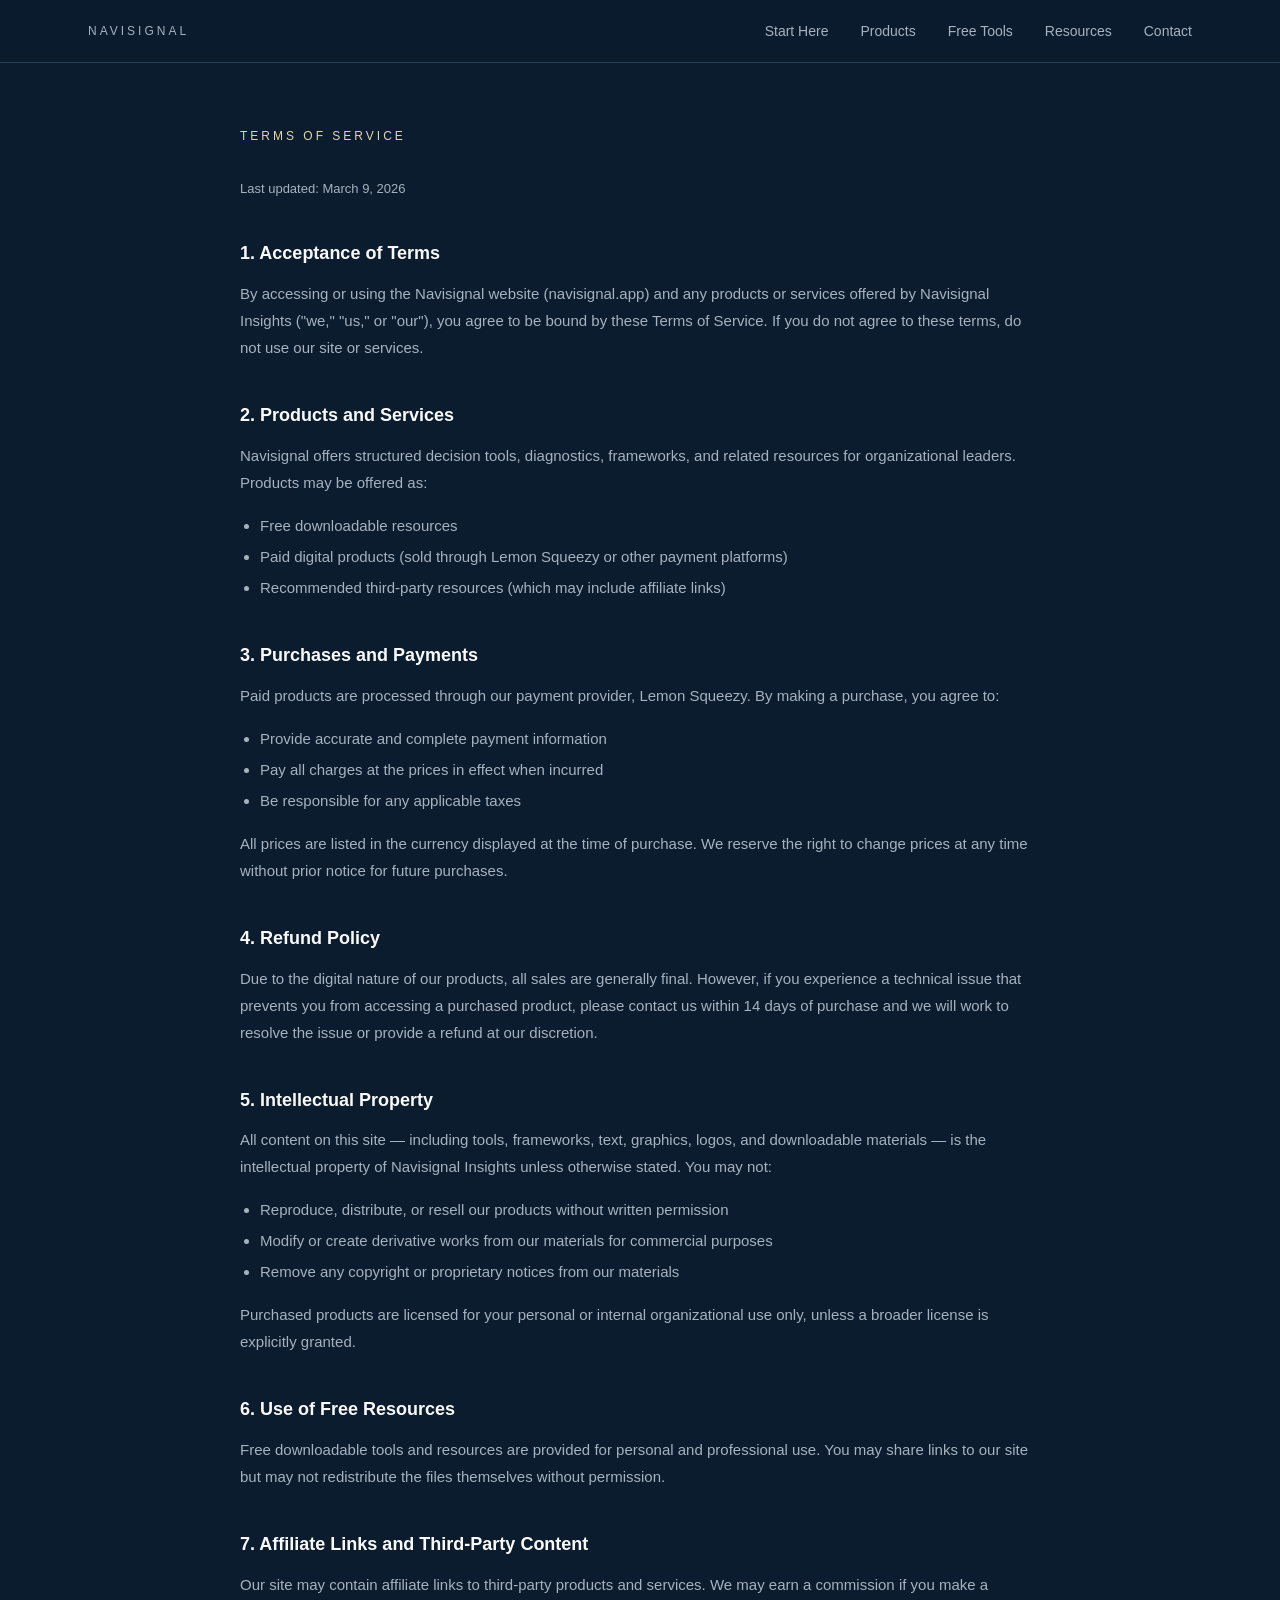
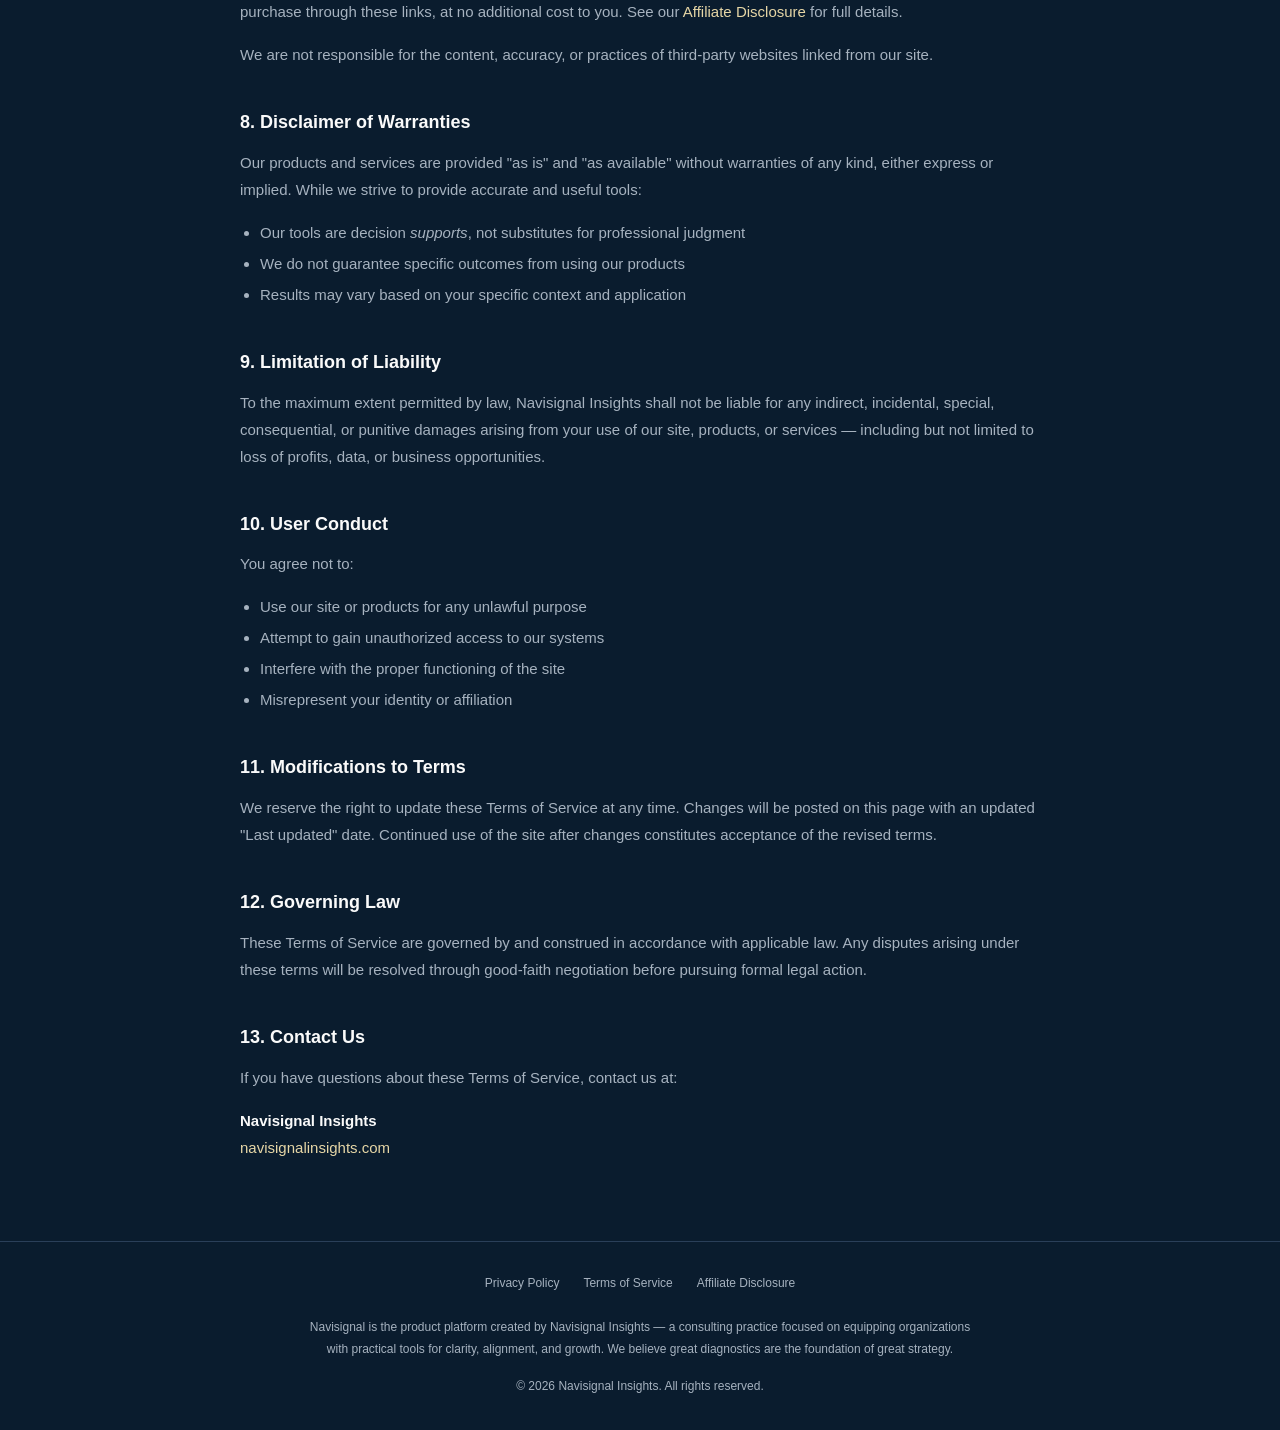
<file: terms.html>
<!DOCTYPE html>
<html lang="en">
<head>
  <meta charset="UTF-8" />
  <meta name="viewport" content="width=device-width, initial-scale=1.0" />
  <title>Terms of Service — Navisignal</title>
  <meta name="description" content="Terms of Service for Navisignal, the product ecosystem of Navisignal Insights." />
  <link rel="icon" type="image/svg+xml" href="favicon.svg" />
  <link rel="stylesheet" href="style.css" />
</head>
<body>

  <!-- Header -->
  <header class="site-header">
    <div class="header-inner">
      <a href="index.html" class="logo">Navisignal</a>
      <nav class="nav-links">
        <a href="index.html#start">Start Here</a>
        <a href="index.html#products">Products</a>
        <a href="index.html#free-tools">Free Tools</a>
        <a href="index.html#resources">Resources</a>
        <a href="index.html#contact">Contact</a>
      </nav>
      <button class="mobile-toggle" aria-label="Open menu" onclick="document.getElementById('mobile-nav').classList.add('open')">
        <svg xmlns="http://www.w3.org/2000/svg" fill="none" viewBox="0 0 24 24" stroke="currentColor" stroke-width="2"><path stroke-linecap="round" stroke-linejoin="round" d="M4 6h16M4 12h16M4 18h16"/></svg>
      </button>
    </div>
  </header>

  <!-- Mobile nav -->
  <div id="mobile-nav" class="mobile-nav" onclick="this.classList.remove('open')">
    <div class="mobile-nav-panel" onclick="event.stopPropagation()">
      <button class="mobile-nav-close" aria-label="Close menu" onclick="document.getElementById('mobile-nav').classList.remove('open')">
        <svg xmlns="http://www.w3.org/2000/svg" fill="none" viewBox="0 0 24 24" stroke="currentColor" stroke-width="2"><path stroke-linecap="round" stroke-linejoin="round" d="M6 18L18 6M6 6l12 12"/></svg>
      </button>
      <a href="index.html#start" onclick="document.getElementById('mobile-nav').classList.remove('open')">Start Here</a>
      <a href="index.html#products" onclick="document.getElementById('mobile-nav').classList.remove('open')">Products</a>
      <a href="index.html#free-tools" onclick="document.getElementById('mobile-nav').classList.remove('open')">Free Tools</a>
      <a href="index.html#resources" onclick="document.getElementById('mobile-nav').classList.remove('open')">Resources</a>
      <a href="index.html#contact" onclick="document.getElementById('mobile-nav').classList.remove('open')">Contact</a>
    </div>
  </div>

  <!-- Content -->
  <section class="legal-page">
    <p class="section-tag">Terms of Service</p>
    <p class="legal-updated">Last updated: March 9, 2026</p>

    <div class="legal-content">
      <h2>1. Acceptance of Terms</h2>
      <p>By accessing or using the Navisignal website (navisignal.app) and any products or services offered by Navisignal Insights ("we," "us," or "our"), you agree to be bound by these Terms of Service. If you do not agree to these terms, do not use our site or services.</p>

      <h2>2. Products and Services</h2>
      <p>Navisignal offers structured decision tools, diagnostics, frameworks, and related resources for organizational leaders. Products may be offered as:</p>
      <ul>
        <li>Free downloadable resources</li>
        <li>Paid digital products (sold through Lemon Squeezy or other payment platforms)</li>
        <li>Recommended third-party resources (which may include affiliate links)</li>
      </ul>

      <h2>3. Purchases and Payments</h2>
      <p>Paid products are processed through our payment provider, Lemon Squeezy. By making a purchase, you agree to:</p>
      <ul>
        <li>Provide accurate and complete payment information</li>
        <li>Pay all charges at the prices in effect when incurred</li>
        <li>Be responsible for any applicable taxes</li>
      </ul>
      <p>All prices are listed in the currency displayed at the time of purchase. We reserve the right to change prices at any time without prior notice for future purchases.</p>

      <h2>4. Refund Policy</h2>
      <p>Due to the digital nature of our products, all sales are generally final. However, if you experience a technical issue that prevents you from accessing a purchased product, please contact us within 14 days of purchase and we will work to resolve the issue or provide a refund at our discretion.</p>

      <h2>5. Intellectual Property</h2>
      <p>All content on this site — including tools, frameworks, text, graphics, logos, and downloadable materials — is the intellectual property of Navisignal Insights unless otherwise stated. You may not:</p>
      <ul>
        <li>Reproduce, distribute, or resell our products without written permission</li>
        <li>Modify or create derivative works from our materials for commercial purposes</li>
        <li>Remove any copyright or proprietary notices from our materials</li>
      </ul>
      <p>Purchased products are licensed for your personal or internal organizational use only, unless a broader license is explicitly granted.</p>

      <h2>6. Use of Free Resources</h2>
      <p>Free downloadable tools and resources are provided for personal and professional use. You may share links to our site but may not redistribute the files themselves without permission.</p>

      <h2>7. Affiliate Links and Third-Party Content</h2>
      <p>Our site may contain affiliate links to third-party products and services. We may earn a commission if you make a purchase through these links, at no additional cost to you. See our <a href="affiliate-disclosure.html">Affiliate Disclosure</a> for full details.</p>
      <p>We are not responsible for the content, accuracy, or practices of third-party websites linked from our site.</p>

      <h2>8. Disclaimer of Warranties</h2>
      <p>Our products and services are provided "as is" and "as available" without warranties of any kind, either express or implied. While we strive to provide accurate and useful tools:</p>
      <ul>
        <li>Our tools are decision <em>supports</em>, not substitutes for professional judgment</li>
        <li>We do not guarantee specific outcomes from using our products</li>
        <li>Results may vary based on your specific context and application</li>
      </ul>

      <h2>9. Limitation of Liability</h2>
      <p>To the maximum extent permitted by law, Navisignal Insights shall not be liable for any indirect, incidental, special, consequential, or punitive damages arising from your use of our site, products, or services — including but not limited to loss of profits, data, or business opportunities.</p>

      <h2>10. User Conduct</h2>
      <p>You agree not to:</p>
      <ul>
        <li>Use our site or products for any unlawful purpose</li>
        <li>Attempt to gain unauthorized access to our systems</li>
        <li>Interfere with the proper functioning of the site</li>
        <li>Misrepresent your identity or affiliation</li>
      </ul>

      <h2>11. Modifications to Terms</h2>
      <p>We reserve the right to update these Terms of Service at any time. Changes will be posted on this page with an updated "Last updated" date. Continued use of the site after changes constitutes acceptance of the revised terms.</p>

      <h2>12. Governing Law</h2>
      <p>These Terms of Service are governed by and construed in accordance with applicable law. Any disputes arising under these terms will be resolved through good-faith negotiation before pursuing formal legal action.</p>

      <h2>13. Contact Us</h2>
      <p>If you have questions about these Terms of Service, contact us at:</p>
      <p><strong>Navisignal Insights</strong><br />
      <a href="https://navisignalinsights.com" target="_blank" rel="noopener noreferrer">navisignalinsights.com</a></p>
    </div>
  </section>

  <!-- Footer -->
  <footer class="site-footer">
    <div class="footer-links">
      <a href="privacy.html">Privacy Policy</a>
      <a href="terms.html">Terms of Service</a>
      <a href="affiliate-disclosure.html">Affiliate Disclosure</a>
    </div>
    <p>
      Navisignal is the product platform created by Navisignal Insights — a consulting
      practice focused on equipping organizations with practical tools for clarity, alignment,
      and growth. We believe great diagnostics are the foundation of great strategy.
    </p>
    <p class="copyright">&copy; 2026 Navisignal Insights. All rights reserved.</p>
  </footer>

</body>
</html>
</file>
<file: style.css>
/* === Reset & Base === */
*, *::before, *::after {
  box-sizing: border-box;
  margin: 0;
  padding: 0;
}

[hidden] { display: none !important; }

:root {
  --background: #0A1C2E;
  --foreground: #fafafa;
  --card: #132B44;
  --card-border: #2A3F59;
  --border: #2A3F59;
  --muted-foreground: #A6B2BF;
  --primary: #E6D6A6;
  --primary-hover: #d4c48e;
  --primary-10: rgba(230, 214, 166, 0.1);
  --radius: 6px;
}

html {
  scroll-behavior: smooth;
}

body {
  font-family: 'Inter', -apple-system, BlinkMacSystemFont, "Segoe UI", Roboto, "Helvetica Neue", Arial, sans-serif;
  background: var(--background);
  color: var(--foreground);
  line-height: 1.6;
  -webkit-font-smoothing: antialiased;
}

a {
  text-decoration: none;
  color: inherit;
}

ul {
  list-style: none;
}

/* === Header === */
.site-header {
  position: sticky;
  top: 0;
  z-index: 50;
  border-bottom: 1px solid var(--border);
  background: rgba(10, 28, 46, 0.95);
  backdrop-filter: blur(12px);
}

.header-inner {
  max-width: 72rem;
  margin: 0 auto;
  display: flex;
  align-items: center;
  justify-content: space-between;
  padding: 1.25rem 1.5rem;
}

.logo {
  display: inline-flex;
  align-items: center;
  gap: 0.5rem;
  font-size: 0.75rem;
  font-weight: 500;
  text-transform: uppercase;
  letter-spacing: 3px;
  color: var(--muted-foreground);
}

.logo-icon {
  width: 36px;
  height: 36px;
}

.nav-links {
  display: flex;
  align-items: center;
  gap: 2rem;
}

.nav-links a {
  font-size: 0.875rem;
  color: var(--muted-foreground);
  transition: color 0.2s;
}

.nav-links a:hover {
  color: var(--foreground);
}

/* Mobile nav toggle */
.mobile-toggle {
  display: none;
  background: none;
  border: none;
  color: var(--foreground);
  cursor: pointer;
  padding: 0.5rem;
}

.mobile-toggle svg {
  width: 24px;
  height: 24px;
}

/* Mobile nav overlay */
.mobile-nav {
  display: none;
  position: fixed;
  inset: 0;
  z-index: 100;
  background: rgba(0, 0, 0, 0.6);
}

.mobile-nav.open {
  display: block;
}

.mobile-nav-panel {
  position: absolute;
  right: 0;
  top: 0;
  bottom: 0;
  width: 280px;
  background: var(--background);
  border-left: 1px solid var(--border);
  padding: 4rem 2rem 2rem;
  display: flex;
  flex-direction: column;
  gap: 1.5rem;
}

.mobile-nav-panel a {
  font-size: 1.125rem;
  color: var(--muted-foreground);
  transition: color 0.2s;
}

.mobile-nav-panel a:hover {
  color: var(--foreground);
}

.mobile-nav-close {
  position: absolute;
  top: 1.25rem;
  right: 1.25rem;
  background: none;
  border: none;
  color: var(--foreground);
  cursor: pointer;
  padding: 0.5rem;
}

.mobile-nav-close svg {
  width: 24px;
  height: 24px;
}

@media (max-width: 768px) {
  .nav-links {
    display: none;
  }
  .mobile-toggle {
    display: block;
  }
}

/* === Hero === */
.hero {
  padding: 4rem 1.5rem;
  text-align: center;
}

.hero-compass {
  margin-bottom: 1.5rem;
}

.hero-tag {
  margin-bottom: 1.25rem;
  font-size: 0.75rem;
  font-weight: 500;
  text-transform: uppercase;
  letter-spacing: 3px;
  color: var(--primary);
}

.hero h1 {
  max-width: 48rem;
  margin: 0 auto 1.5rem;
  font-size: 2.5rem;
  font-weight: 700;
  line-height: 1.1;
  letter-spacing: -0.02em;
}

.hero h1 .accent {
  color: var(--primary);
}

.hero .subtitle {
  max-width: 36rem;
  margin: 0 auto 1rem;
  font-size: 1.125rem;
  font-style: italic;
  line-height: 1.7;
  color: var(--muted-foreground);
}

.hero .hero-support {
  max-width: 40rem;
  margin: 0 auto 2.5rem;
  font-size: 1rem;
  line-height: 1.7;
  color: var(--muted-foreground);
}

@media (min-width: 768px) {
  .hero {
    padding: 5rem 1.5rem;
  }
  .hero h1 {
    font-size: 3.75rem;
  }
  .hero .subtitle {
    font-size: 1.25rem;
  }
}

@media (min-width: 1024px) {
  .hero {
    padding: 6rem 1.5rem;
  }
}

/* === Buttons === */
.btn {
  display: inline-flex;
  align-items: center;
  gap: 0.5rem;
  padding: 0.75rem 2rem;
  font-size: 0.875rem;
  font-weight: 700;
  text-transform: uppercase;
  letter-spacing: 0.05em;
  border-radius: var(--radius);
  border: none;
  cursor: pointer;
  transition: background 0.2s, color 0.2s, border-color 0.2s;
}

.btn-primary {
  background: var(--primary);
  color: #fff;
}

.btn-primary:hover {
  background: var(--primary-hover);
}

.btn-outline {
  background: transparent;
  color: var(--foreground);
  border: 1px solid var(--border);
}

.btn-outline:hover {
  border-color: var(--primary);
  color: var(--primary);
}

.btn svg {
  width: 16px;
  height: 16px;
  flex-shrink: 0;
}

/* === Divider === */
.divider {
  border: none;
  border-top: 1px solid var(--border);
  margin: 0 1.5rem;
}

@media (min-width: 768px) {
  .divider {
    margin: 0 3rem;
  }
}

/* === Sections === */
.section {
  max-width: 56rem;
  margin: 0 auto;
  padding: 3rem 1.5rem;
}

.section-tag {
  margin-bottom: 2rem;
  font-size: 0.75rem;
  font-weight: 500;
  text-transform: uppercase;
  letter-spacing: 3px;
  color: var(--primary);
}

.section p.body {
  max-width: 42rem;
  margin-bottom: 1.5rem;
  font-size: 1rem;
  line-height: 1.8;
  color: var(--muted-foreground);
}

.section p.body strong {
  color: var(--foreground);
}

.section p.body a {
  color: var(--primary);
}

.section p.body a:hover {
  text-decoration: underline;
}

@media (min-width: 768px) {
  .section {
    padding: 4rem 3rem;
  }
}

/* === Start Here entry section === */
.start-here-section {
  text-align: left;
}

.start-here-body {
  max-width: 42rem;
  margin-bottom: 2.5rem;
  font-size: 1rem;
  line-height: 1.8;
  color: var(--muted-foreground);
}

.start-here-body strong {
  color: var(--foreground);
}

.start-here-body a {
  color: var(--primary);
}

.start-here-body a:hover {
  text-decoration: underline;
}

/* === Audience Entry Buttons === */
.audience-entry {
  display: flex;
  gap: 0.75rem;
  margin-bottom: 2rem;
  flex-wrap: wrap;
}

.audience-entry-btn {
  display: inline-flex;
  align-items: center;
  gap: 0.5rem;
  padding: 0.875rem 1.75rem;
  font-size: 0.875rem;
  font-weight: 700;
  text-transform: uppercase;
  letter-spacing: 0.05em;
  border: 1px solid var(--border);
  border-radius: var(--radius);
  background: transparent;
  color: var(--muted-foreground);
  cursor: pointer;
  transition: background 0.2s, color 0.2s, border-color 0.2s;
}

.audience-entry-btn svg {
  width: 16px;
  height: 16px;
  flex-shrink: 0;
  transition: transform 0.2s;
}

.audience-entry-btn:hover {
  border-color: var(--primary);
  color: var(--foreground);
}

.audience-entry-btn.active {
  background: var(--primary);
  border-color: var(--primary);
  color: #fff;
}

.audience-entry-btn.active svg {
  transform: rotate(90deg);
}

/* === Accordion Views === */
.accordion-view {
  display: none;
  max-width: 42rem;
  margin-bottom: 1rem;
}

.accordion-view.active {
  display: block;
}

.accordion-group {
  border: 1px solid var(--border);
  border-radius: var(--radius);
  margin-bottom: 0.5rem;
  overflow: hidden;
}

.accordion-trigger {
  width: 100%;
  display: flex;
  align-items: center;
  justify-content: space-between;
  padding: 1rem 1.25rem;
  font-size: 0.9375rem;
  font-weight: 600;
  color: var(--foreground);
  background: var(--card);
  border: none;
  cursor: pointer;
  transition: color 0.2s;
  text-align: left;
}

.accordion-trigger:hover {
  color: var(--primary);
}

.accordion-trigger svg {
  width: 18px;
  height: 18px;
  flex-shrink: 0;
  transition: transform 0.25s;
  color: var(--muted-foreground);
}

.accordion-group.open .accordion-trigger svg {
  transform: rotate(180deg);
}

.accordion-panel {
  max-height: 0;
  overflow: hidden;
  transition: max-height 0.3s ease;
  background: var(--background);
}

.accordion-group.open .accordion-panel {
  max-height: 20rem;
}

.accordion-panel ul {
  padding: 0.75rem 1.25rem 1rem;
}

.accordion-panel li {
  display: flex;
  gap: 0.75rem;
  font-size: 0.875rem;
  line-height: 1.7;
  color: var(--muted-foreground);
  padding: 0.25rem 0;
}

.accordion-tbd {
  color: var(--muted-foreground);
  opacity: 0.5;
  font-style: italic;
}

/* Audience CTA within Start Here */
.accordion-view .audience-cta {
  justify-content: flex-start;
  margin-top: 1.25rem;
  margin-bottom: 0;
}

@media (max-width: 640px) {
  .audience-entry {
    flex-direction: column;
  }
  .audience-entry-btn {
    width: 100%;
    justify-content: space-between;
  }
}

/* === Resource description === */
.resource-card {
  position: relative;
  max-width: 56rem;
  margin: 0 auto 2rem;
  border: 1px solid var(--border);
  border-radius: var(--radius);
  background: var(--card);
  padding: 1.5rem 2rem 2.5rem;
  text-align: left;
}

.resource-card h3 {
  font-size: 1.125rem;
  font-weight: 600;
  margin-bottom: 0.75rem;
}

.resource-card p {
  font-size: 0.875rem;
  line-height: 1.7;
  color: var(--muted-foreground);
  margin-bottom: 1rem;
}

/* === Callout blocks === */
.callouts {
  margin: 2rem 0;
  display: flex;
  flex-direction: column;
  gap: 1rem;
}

.callout {
  border-left: 3px solid var(--primary);
  border-radius: 0 0.5rem 0.5rem 0;
  background: var(--card);
  padding: 1.5rem 2rem;
}

.callout p {
  font-size: 1rem;
  line-height: 1.7;
  color: var(--muted-foreground);
}

.callout strong {
  color: var(--foreground);
}

/* === Two-column grid === */
.two-col {
  display: grid;
  gap: 3rem;
}

@media (min-width: 768px) {
  .two-col {
    grid-template-columns: 1fr 1fr;
  }
}

.two-col h3 {
  margin-bottom: 1rem;
  font-size: 1.125rem;
  font-weight: 600;
}

.two-col li {
  display: flex;
  gap: 0.75rem;
  font-size: 0.9375rem;
  line-height: 1.7;
  color: var(--muted-foreground);
  margin-bottom: 0.75rem;
}

.bullet {
  margin-top: 0.5rem;
  width: 6px;
  height: 6px;
  border-radius: 50%;
  background: var(--primary);
  flex-shrink: 0;
}

/* === Audience Toggle === */
.audience-toggle {
  display: flex;
  justify-content: center;
  gap: 0.5rem;
  margin-bottom: 2.5rem;
  flex-wrap: wrap;
}

.audience-btn {
  padding: 0.75rem 1.5rem;
  font-size: 0.8125rem;
  font-weight: 600;
  text-transform: uppercase;
  letter-spacing: 0.05em;
  border: 1px solid var(--border);
  border-radius: var(--radius);
  background: transparent;
  color: var(--muted-foreground);
  cursor: pointer;
  transition: background 0.2s, color 0.2s, border-color 0.2s;
}

.audience-btn:hover {
  border-color: var(--primary);
  color: var(--foreground);
}

.audience-btn.active {
  background: var(--primary);
  border-color: var(--primary);
  color: #fff;
}

/* === Audience Views === */
.audience-view {
  display: none;
}

.audience-view.active {
  display: block;
}

/* === Lifecycle Groups === */
.lifecycle-group {
  max-width: 64rem;
  margin: 0 auto 2.5rem;
}

.lifecycle-heading {
  font-size: 1.25rem;
  font-weight: 700;
  margin-bottom: 0.5rem;
  color: var(--foreground);
}

.lifecycle-desc {
  font-size: 0.875rem;
  line-height: 1.7;
  color: var(--muted-foreground);
  margin-bottom: 1.25rem;
  max-width: 42rem;
  margin-left: auto;
  margin-right: auto;
}

/* === Audience CTA === */
.audience-cta {
  display: flex;
  justify-content: center;
  align-items: center;
  gap: 1rem;
  margin-top: 1rem;
  margin-bottom: 1.5rem;
  flex-wrap: wrap;
}

/* === Placeholder card === */
.card--placeholder {
  border-style: dashed;
  opacity: 0.6;
}

/* === Cards === */
.card-grid {
  max-width: 64rem;
  margin: 0 auto 3rem;
  display: grid;
  gap: 1.5rem;
}

@media (min-width: 640px) {
  .card-grid {
    grid-template-columns: repeat(2, 1fr);
  }
}

@media (min-width: 1024px) {
  .card-grid {
    grid-template-columns: repeat(3, 1fr);
  }
}

.card {
  border: 1px solid var(--border);
  border-radius: var(--radius);
  background: var(--card);
  padding: 1.5rem;
  transition: border-color 0.2s;
}

.card:hover {
  border-color: var(--primary);
}

.card h3 {
  font-size: 1.125rem;
  font-weight: 600;
  line-height: 1.4;
  margin-bottom: 0.75rem;
}

.card p {
  font-size: 0.875rem;
  line-height: 1.7;
  color: var(--muted-foreground);
  margin-bottom: 0.75rem;
}

.badge {
  display: inline-block;
  padding: 0.25rem 0.75rem;
  font-size: 0.75rem;
  font-weight: 500;
  border: 1px solid var(--primary);
  border-radius: 9999px;
  color: var(--primary);
}

/* === Products / Free Tools / Resources centered === */
.section-centered {
  padding: 3rem 1.5rem;
  text-align: center;
}

@media (min-width: 768px) {
  .section-centered {
    padding: 4rem 1.5rem;
  }
}

.section-centered .section-tag {
  margin-bottom: 2rem;
}

/* === Free Tools grid & cards === */
.free-tool-grid {
  max-width: 64rem;
  margin: 0 auto;
  display: grid;
  gap: 1.5rem;
}

@media (min-width: 640px) {
  .free-tool-grid {
    grid-template-columns: repeat(2, 1fr);
  }
}

@media (min-width: 1024px) {
  .free-tool-grid {
    grid-template-columns: repeat(3, 1fr);
  }
}

.free-tool-card {
  text-align: left;
}

.free-tool-card--wide {
  grid-column: 1 / -1;
}

.free-tool-card h3 {
  font-size: 1.25rem;
  font-weight: 600;
  margin-bottom: 1rem;
}

/* === Airtable Demo Embed === */
.airtable-demo-wrapper {
  margin: 1rem 0 1.5rem;
  border: 1px solid var(--border);
  border-radius: var(--radius);
  overflow: hidden;
}

.airtable-demo-wrapper .demo-label {
  padding: 0.5rem 1rem;
  font-size: 0.6875rem;
  font-weight: 600;
  text-transform: uppercase;
  letter-spacing: 2px;
  color: var(--primary);
  border-bottom: 1px solid var(--border);
  background: var(--card);
}

.airtable-demo-wrapper iframe {
  display: block;
}

/* === Contact === */
.contact {
  padding: 3rem 1.5rem;
  text-align: center;
}

.contact h2 {
  font-size: 1.5rem;
  font-weight: 700;
  margin-bottom: 0.5rem;
}

.contact .role {
  font-size: 0.9375rem;
  font-style: italic;
  color: var(--muted-foreground);
  margin-bottom: 1rem;
}

.contact a {
  font-size: 0.875rem;
  letter-spacing: 0.05em;
  color: var(--primary);
  transition: color 0.2s;
}

.contact a:hover {
  color: var(--primary-hover);
}

@media (min-width: 768px) {
  .contact {
    padding: 4rem 1.5rem;
  }
}

/* === Footer === */
.site-footer {
  border-top: 1px solid var(--border);
  padding: 2rem 1.5rem;
  text-align: center;
}

.site-footer p {
  max-width: 42rem;
  margin: 0 auto;
  font-size: 0.75rem;
  line-height: 1.8;
  color: var(--muted-foreground);
}

.site-footer .copyright {
  margin-top: 1rem;
}

/* === Footer links === */
.footer-links {
  display: flex;
  justify-content: center;
  gap: 1.5rem;
  margin-bottom: 1.5rem;
  flex-wrap: wrap;
}

.footer-links a {
  font-size: 0.75rem;
  color: var(--muted-foreground);
  transition: color 0.2s;
}

.footer-links a:hover {
  color: var(--primary);
}

/* === Legal Pages === */
.legal-page {
  max-width: 56rem;
  margin: 0 auto;
  padding: 3rem 1.5rem;
}

@media (min-width: 768px) {
  .legal-page {
    padding: 4rem 3rem;
  }
}

.legal-updated {
  font-size: 0.8125rem;
  color: var(--muted-foreground);
  margin-bottom: 2.5rem;
}

.legal-content h2 {
  font-size: 1.125rem;
  font-weight: 600;
  margin-top: 2.5rem;
  margin-bottom: 0.75rem;
  color: var(--foreground);
}

.legal-content h3 {
  font-size: 0.9375rem;
  font-weight: 600;
  margin-top: 1.5rem;
  margin-bottom: 0.5rem;
  color: var(--foreground);
}

.legal-content p {
  font-size: 0.9375rem;
  line-height: 1.8;
  color: var(--muted-foreground);
  margin-bottom: 1rem;
}

.legal-content ul {
  margin-bottom: 1rem;
  padding-left: 1.25rem;
  list-style: disc;
}

.legal-content li {
  font-size: 0.9375rem;
  line-height: 1.8;
  color: var(--muted-foreground);
  margin-bottom: 0.25rem;
}

.legal-content a {
  color: var(--primary);
}

.legal-content a:hover {
  text-decoration: underline;
}

.legal-content strong {
  color: var(--foreground);
}

.legal-content em {
  font-style: italic;
}

.disclosure-highlight {
  border-left: 3px solid var(--primary);
  border-radius: 0 0.5rem 0.5rem 0;
  background: var(--card);
  padding: 1.5rem 2rem;
  margin-bottom: 2rem;
}

.disclosure-highlight p {
  margin-bottom: 0;
}

/* === Affiliate Tag === */
.affiliate-link-wrapper {
  display: flex;
  align-items: center;
  gap: 1rem;
  flex-wrap: wrap;
}

.affiliate-tag {
  position: absolute;
  bottom: 0.75rem;
  right: 1.25rem;
  font-size: 9.5pt;
  color: var(--muted-foreground);
  opacity: 0.7;
  text-decoration: none;
}

.affiliate-tag:hover {
  text-decoration: underline;
  opacity: 1;
}

/* === Demo Page === */
.demo-page {
  max-width: 72rem;
  margin: 0 auto;
  padding: 3rem 1.5rem;
}

.demo-page-title {
  font-size: 1.75rem;
  font-weight: 700;
  margin-bottom: 0.75rem;
}

.demo-page-description {
  font-size: 1rem;
  color: var(--muted-foreground);
  margin-bottom: 2rem;
}

.demo-page-embed {
  border: 1px solid var(--border);
  border-radius: var(--radius);
  overflow: hidden;
  margin-bottom: 2rem;
}

.demo-page-embed iframe {
  display: block;
}

.demo-page-cta {
  text-align: center;
}

@media (min-width: 768px) {
  .demo-page {
    padding: 4rem 3rem;
  }
  .demo-page-title {
    font-size: 2.25rem;
  }
}

/* === Free tool card button spacing === */
.free-tool-card .btn {
  margin-bottom: 0.75rem;
  margin-right: 0.75rem;
}

/* === Lemon Squeezy Buy Buttons === */
.card .lemonsqueezy-button {
  margin-bottom: 0.75rem;
  font-size: 0.8125rem;
  padding: 0.5rem 1.5rem;
}
</file>
